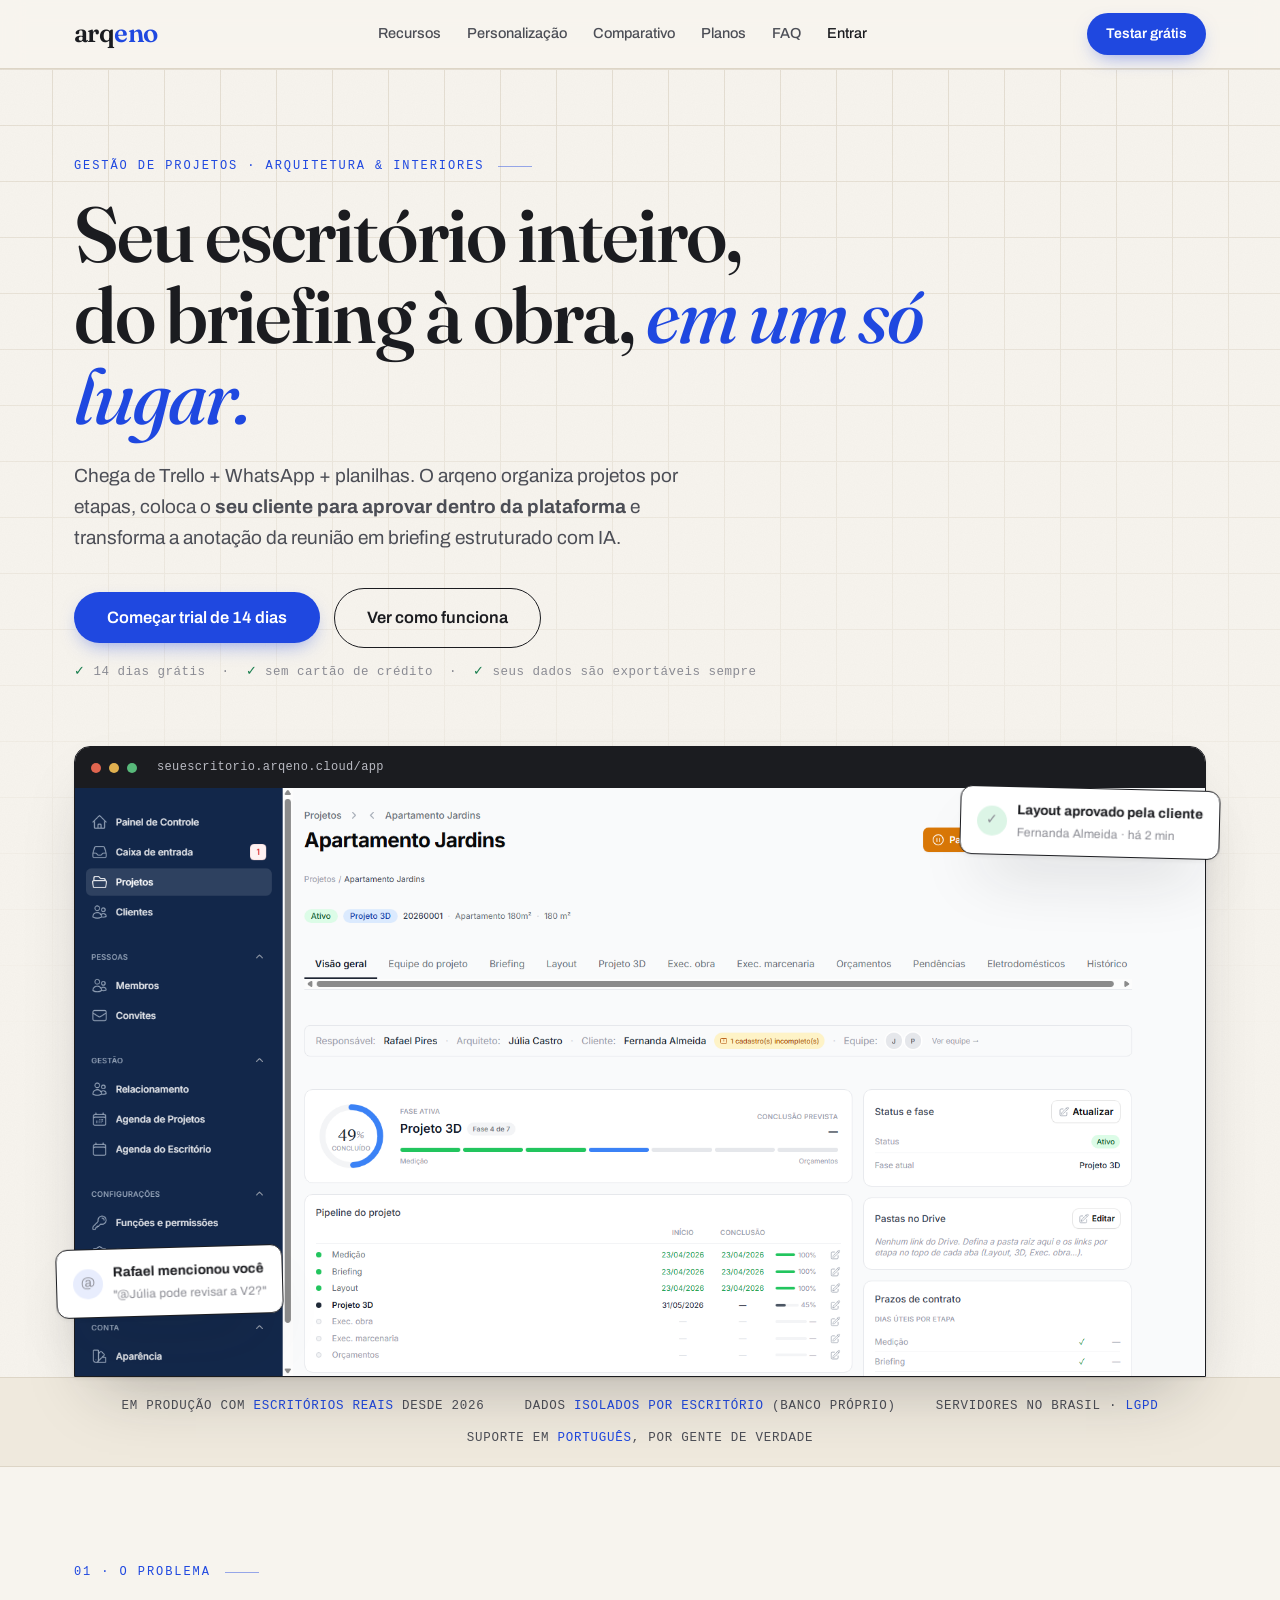
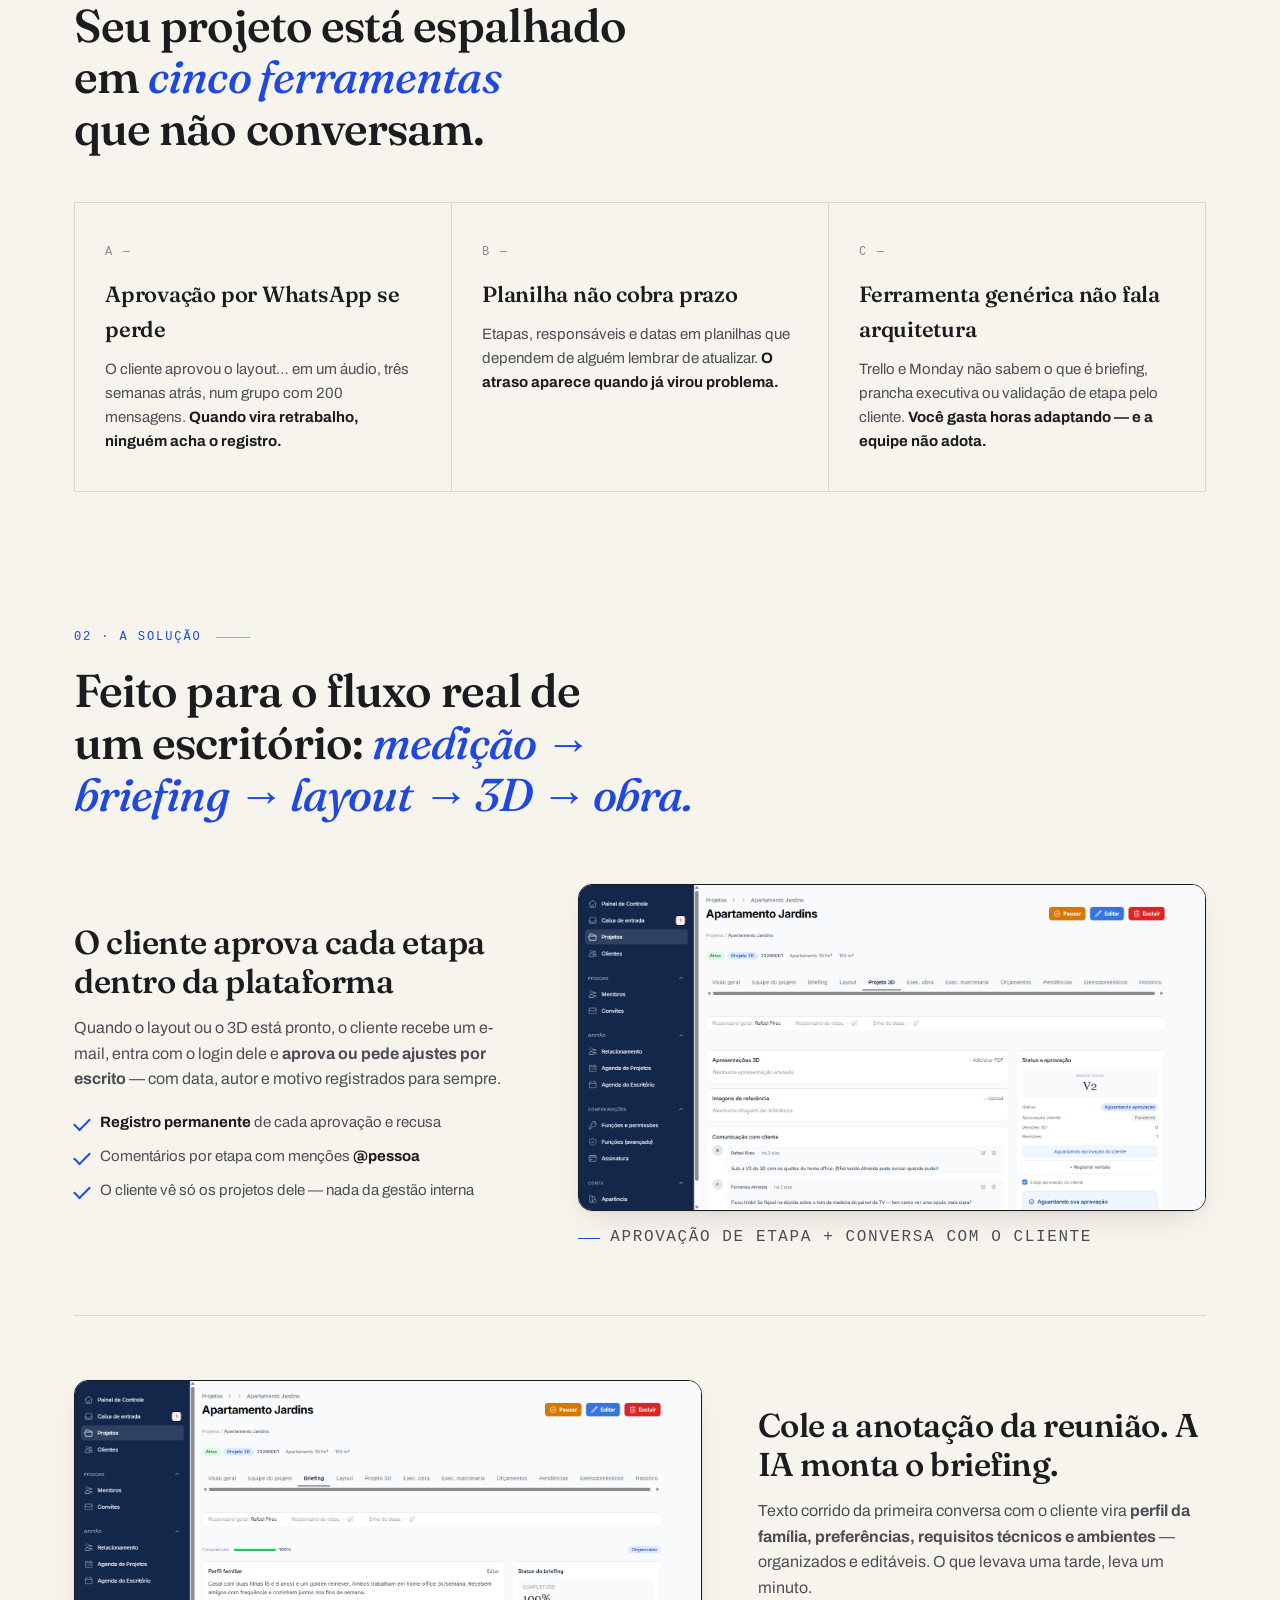
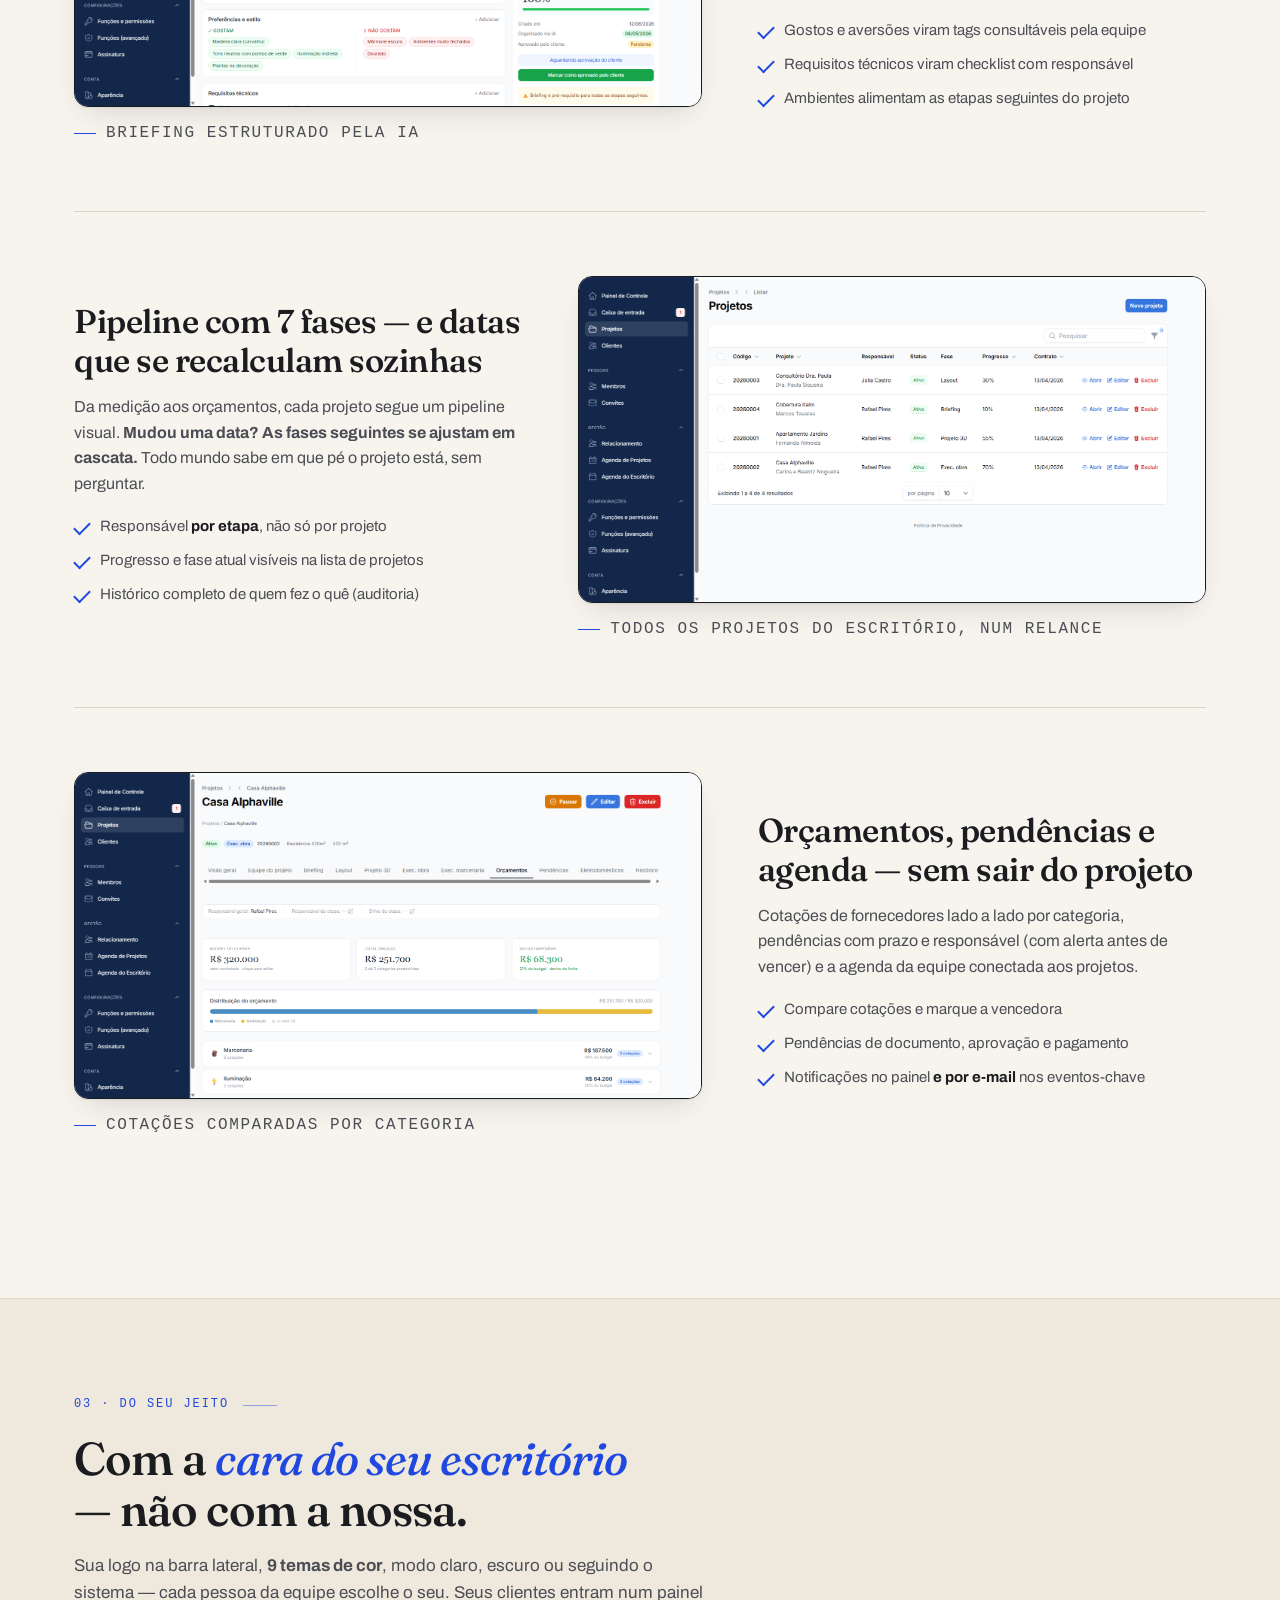
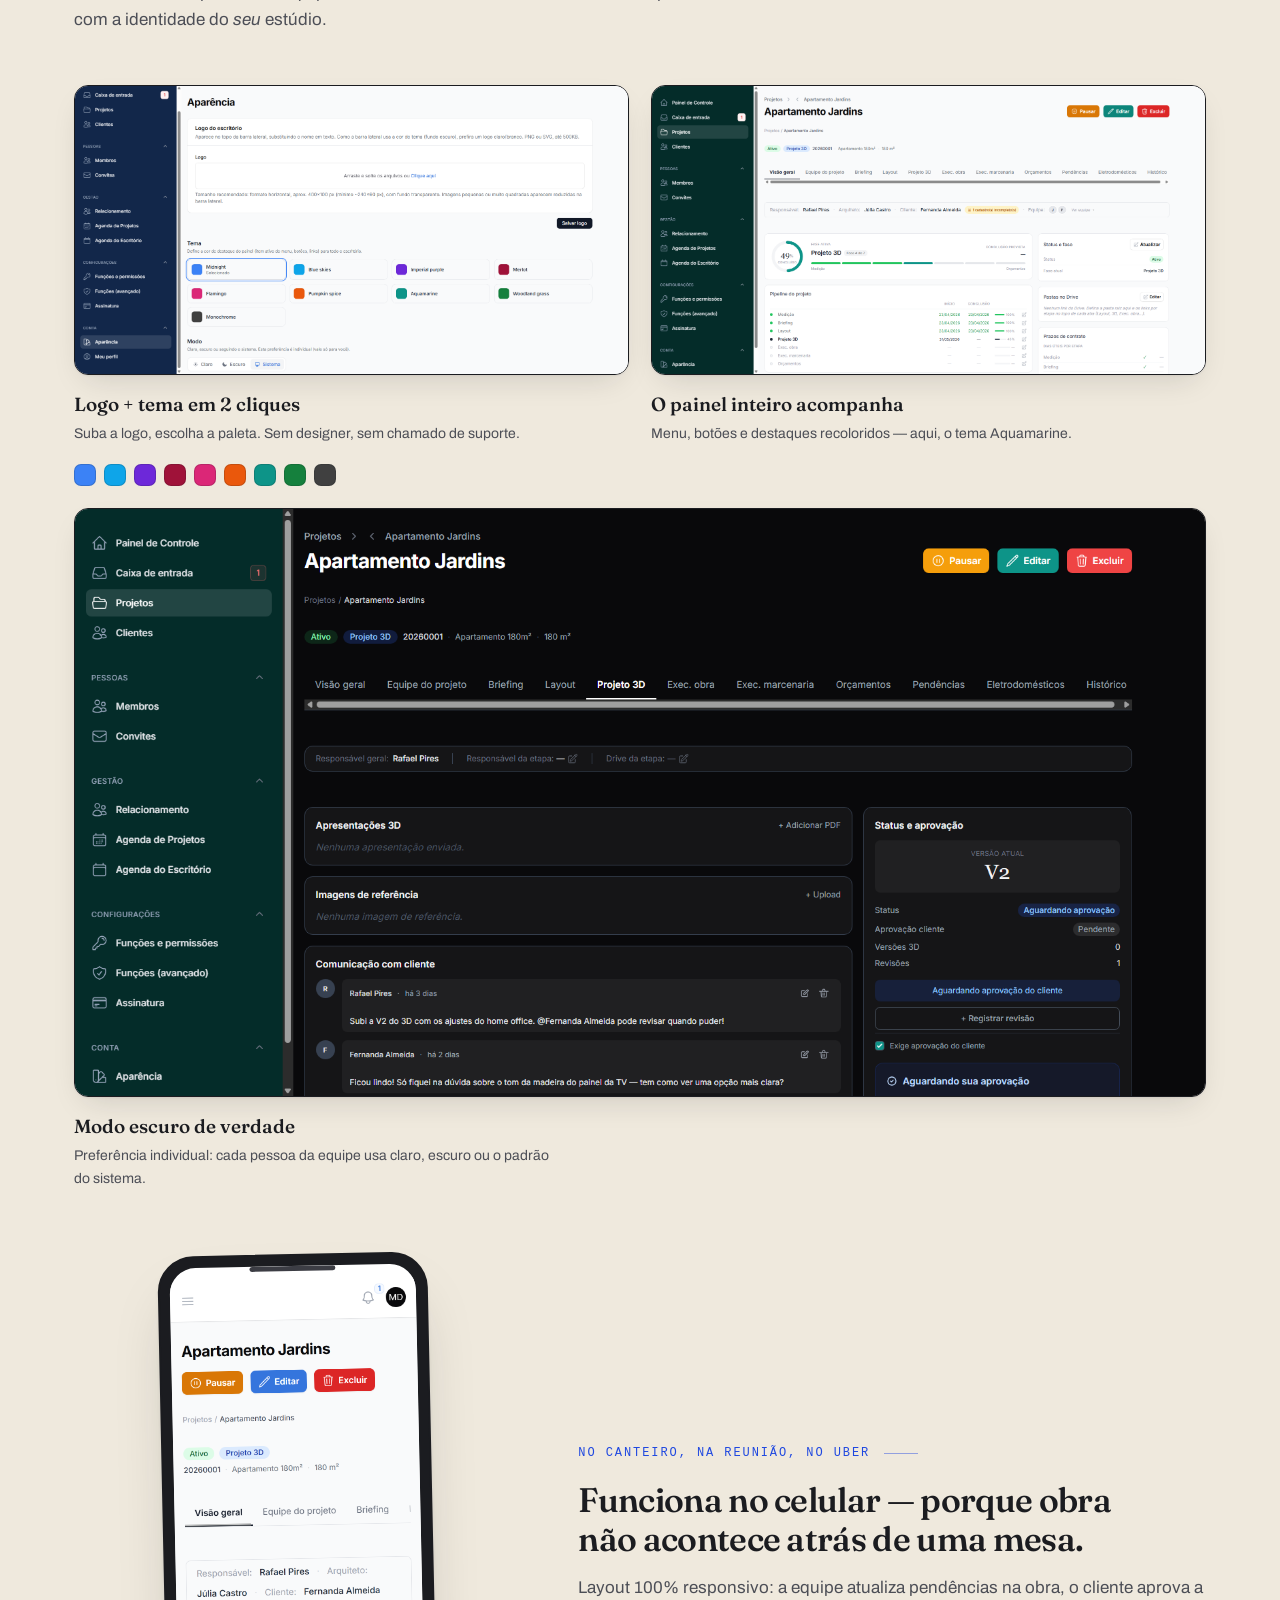
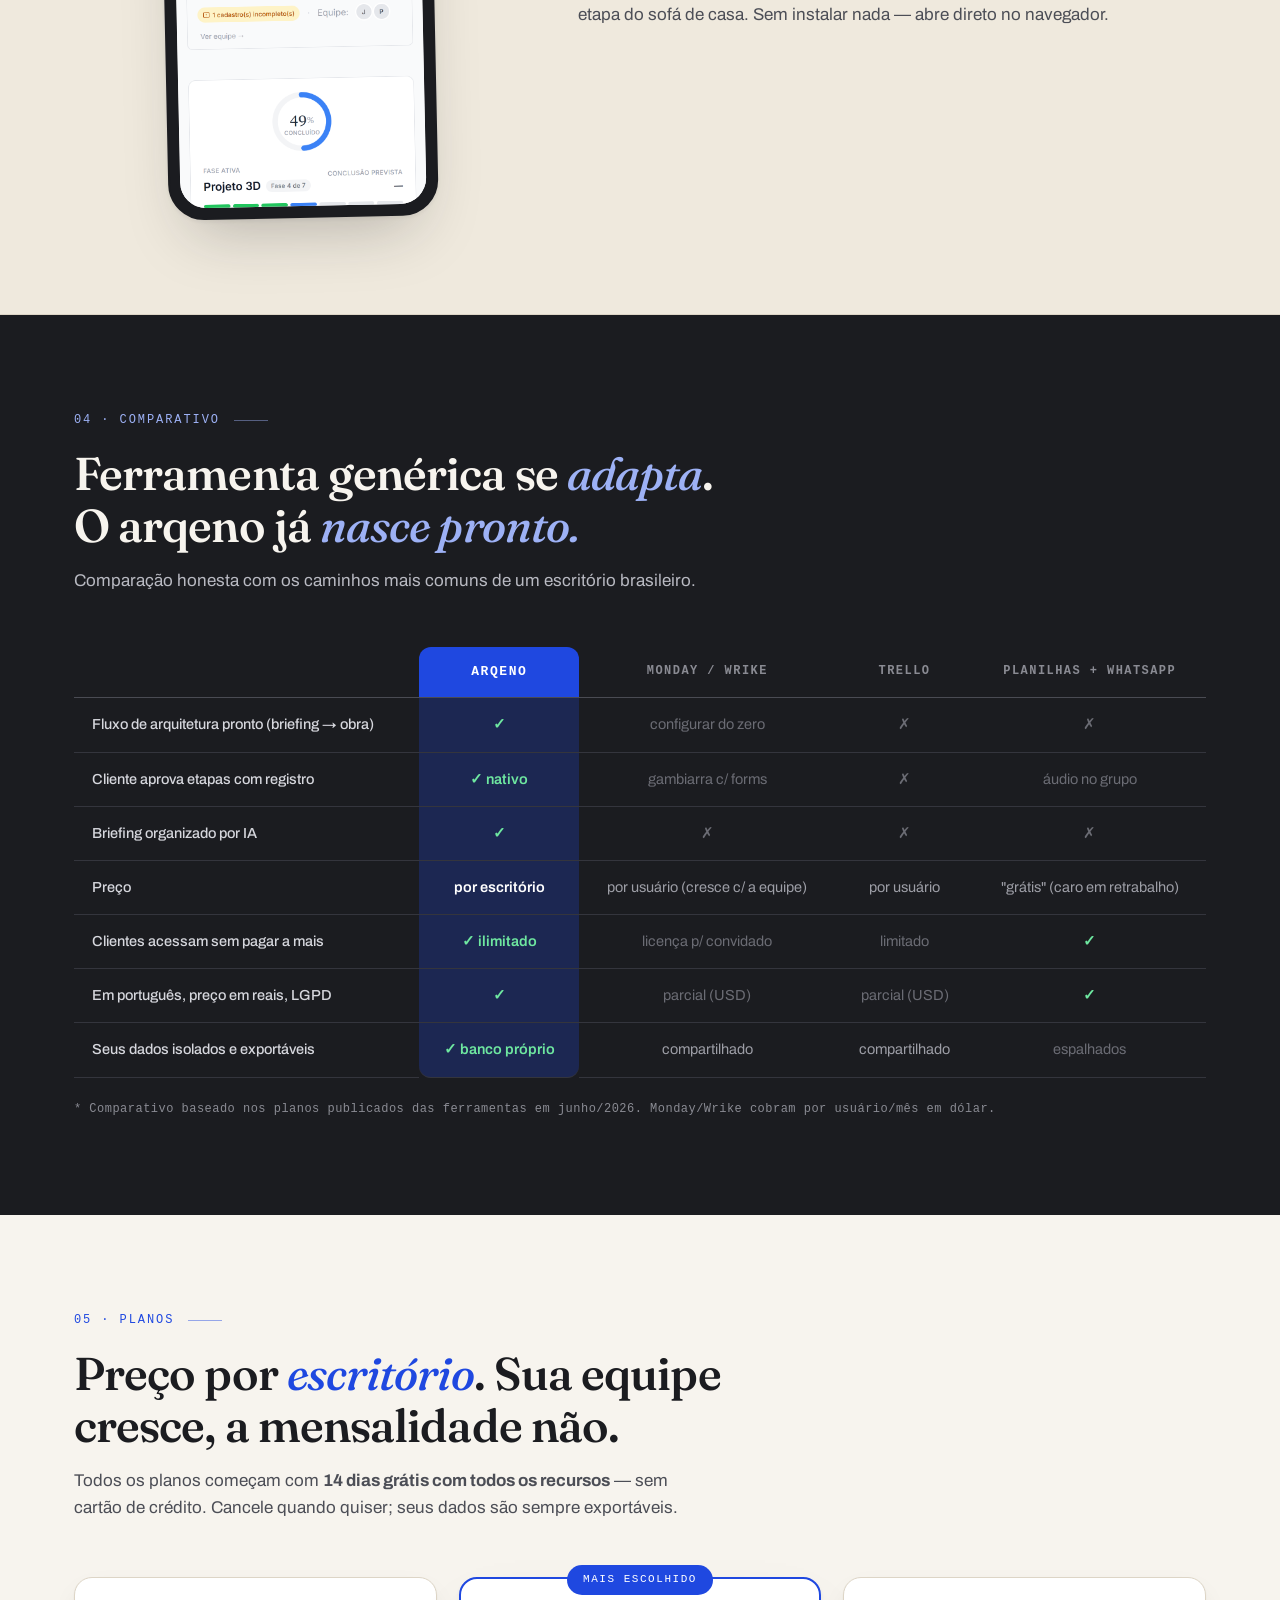
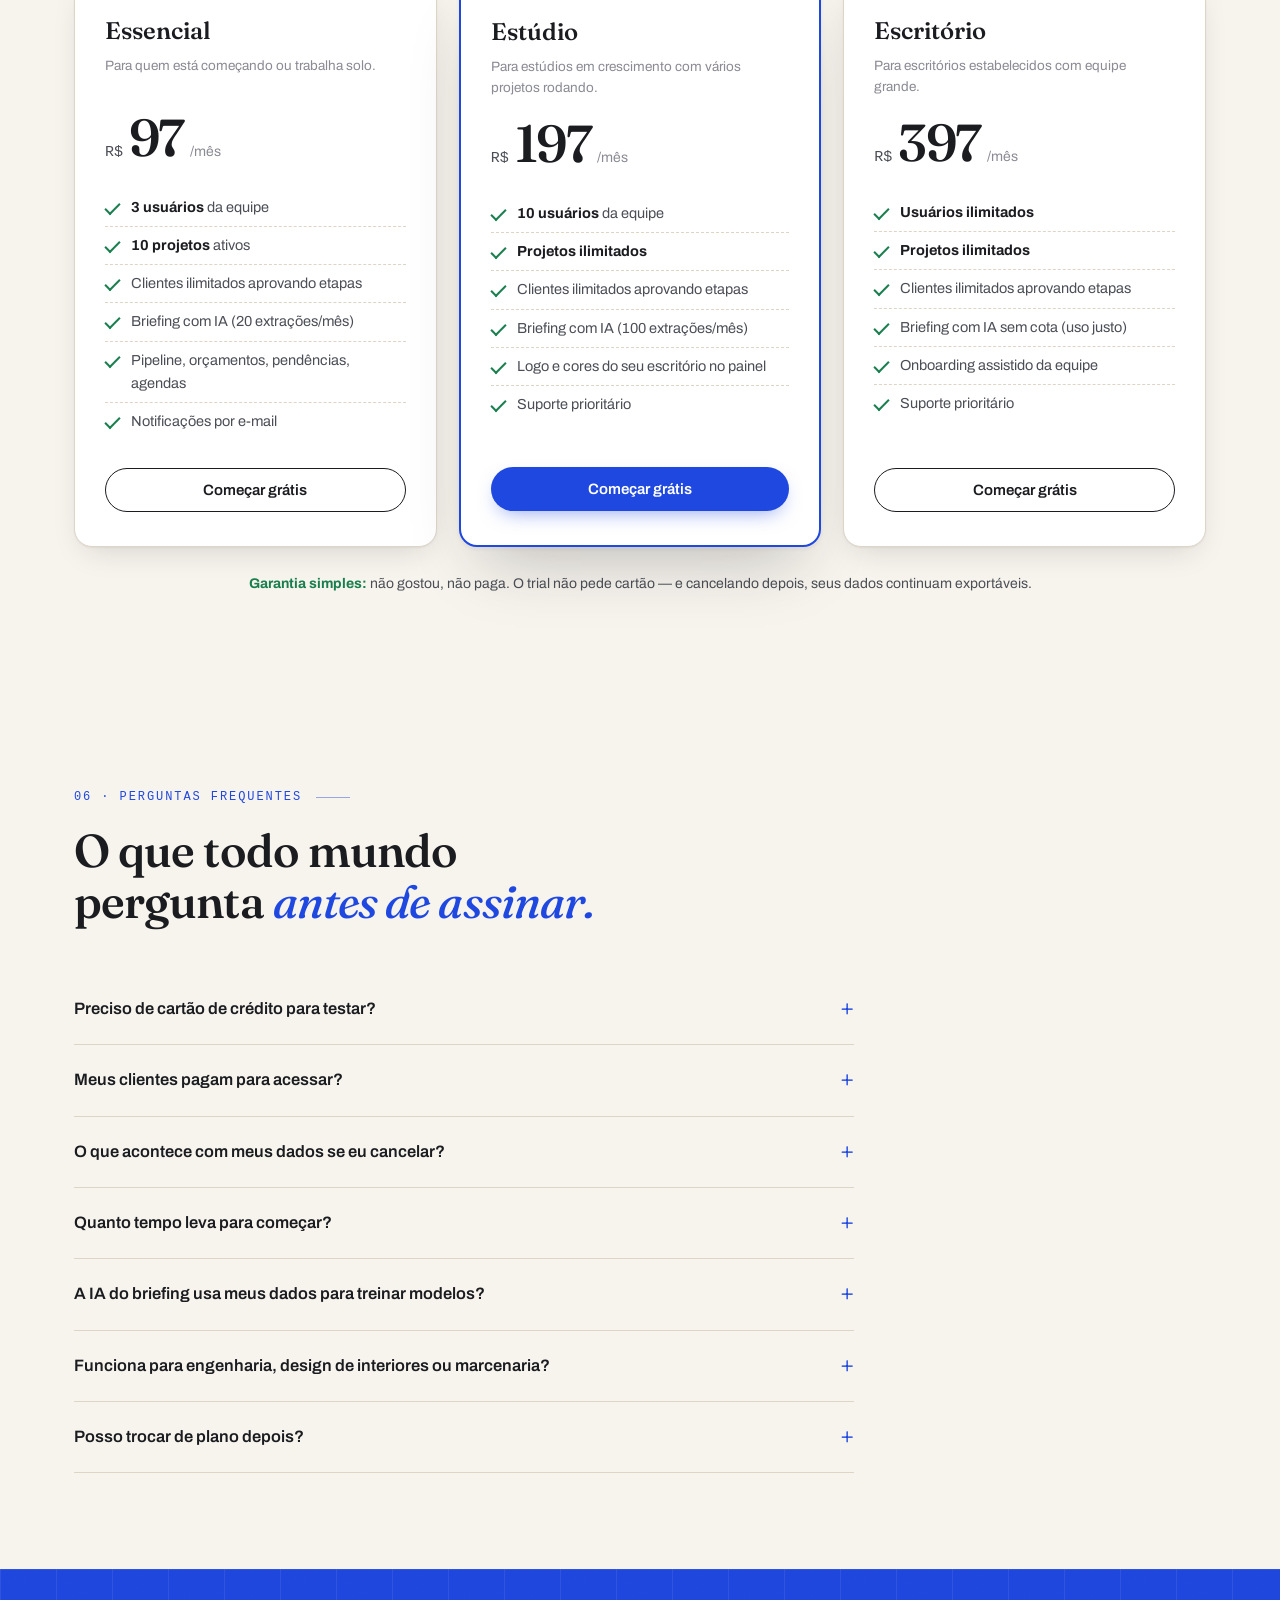
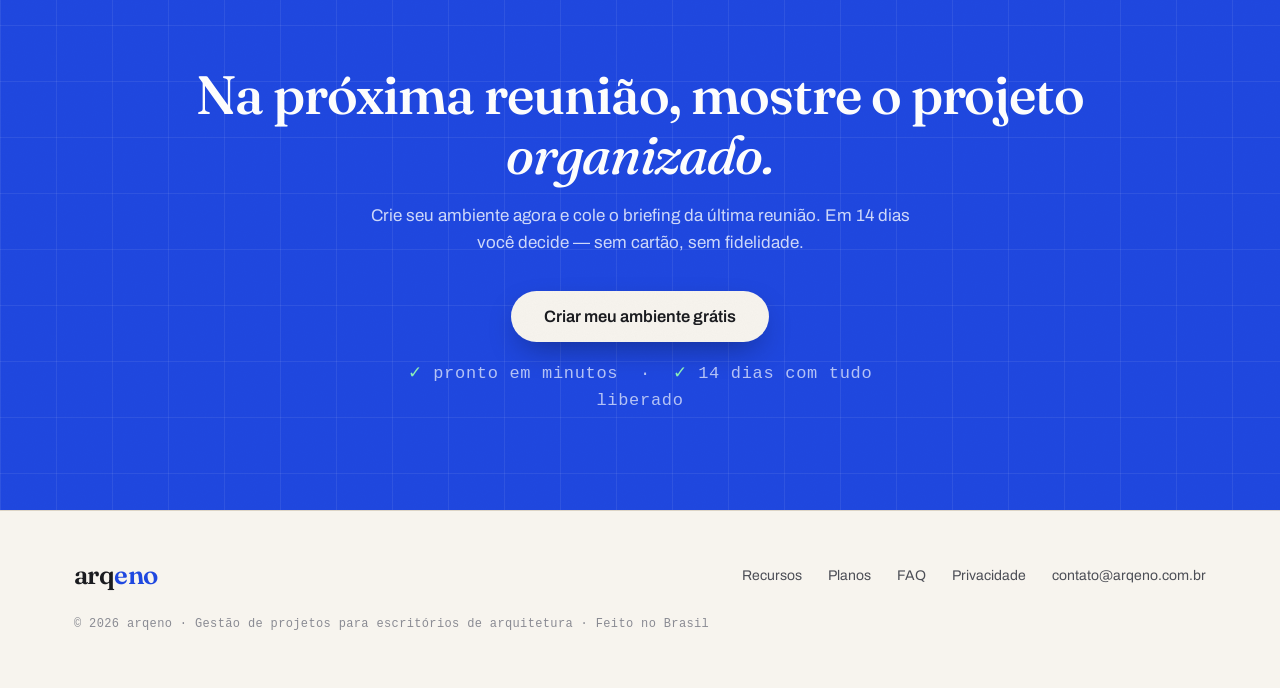
<file: index.html>
<!DOCTYPE html>
<html lang="pt-BR">
<head>
    <meta charset="UTF-8">
    <meta name="viewport" content="width=device-width, initial-scale=1.0">

    <!-- Google tag (gtag.js) -->
    <script async src="https://www.googletagmanager.com/gtag/js?id=G-HGKSGTRC3L"></script>
    <script>
      window.dataLayer = window.dataLayer || [];
      function gtag(){dataLayer.push(arguments);}
      gtag('js', new Date());

      gtag('config', 'G-HGKSGTRC3L');
    </script>

    <title>arqeno — Gestão de projetos para escritórios de arquitetura | Trial grátis 14 dias</title>
    <meta name="description" content="Projetos, etapas, aprovações de clientes e briefing com IA em um só lugar. Feito para escritórios de arquitetura brasileiros. Preço por escritório (não por usuário). Teste grátis por 14 dias, sem cartão.">
    <link rel="canonical" href="https://arqeno.com.br/">
    <meta name="robots" content="index, follow">

    <meta property="og:type" content="website">
    <meta property="og:locale" content="pt_BR">
    <meta property="og:url" content="https://arqeno.com.br/">
    <meta property="og:site_name" content="arqeno">
    <meta property="og:title" content="arqeno — Gestão de projetos para escritórios de arquitetura">
    <meta property="og:description" content="Projetos, aprovações de clientes e briefing com IA em um só lugar. Preço por escritório. Trial grátis de 14 dias, sem cartão.">
    <meta property="og:image" content="https://arqeno.com.br/assets/screenshots/02-visao-geral.png">
    <meta name="twitter:card" content="summary_large_image">
    <meta name="twitter:title" content="arqeno — Gestão de projetos para escritórios de arquitetura">
    <meta name="twitter:description" content="Projetos, aprovações de clientes e briefing com IA em um só lugar. Trial grátis de 14 dias.">
    <meta name="twitter:image" content="https://arqeno.com.br/assets/screenshots/02-visao-geral.png">

    <link rel="icon" type="image/svg+xml" href="/favicon.svg">

    <link rel="preconnect" href="https://fonts.bunny.net">
    <link href="https://fonts.bunny.net/css?family=fraunces:480,560,480i|archivo:400,500,600,700|ibm-plex-mono:400,500&display=swap" rel="stylesheet">
    <link rel="stylesheet" href="/styles.css">

    <script type="application/ld+json">
    {
        "@context": "https://schema.org",
        "@type": "SoftwareApplication",
        "name": "arqeno",
        "applicationCategory": "BusinessApplication",
        "operatingSystem": "Web",
        "inLanguage": "pt-BR",
        "description": "Plataforma de gestão de projetos para escritórios de arquitetura: etapas, aprovações de clientes, briefing com IA, orçamentos e agenda.",
        "url": "https://arqeno.com.br",
        "offers": [
            { "@type": "Offer", "name": "Essencial", "price": "97.00", "priceCurrency": "BRL", "description": "Plano mensal para escritórios começando — até 3 usuários." },
            { "@type": "Offer", "name": "Estúdio", "price": "197.00", "priceCurrency": "BRL", "description": "Plano mensal para estúdios em crescimento — até 10 usuários, projetos ilimitados." },
            { "@type": "Offer", "name": "Escritório", "price": "397.00", "priceCurrency": "BRL", "description": "Plano mensal para escritórios estabelecidos — usuários ilimitados." }
        ]
    }
    </script>
    <script type="application/ld+json">
    {
        "@context": "https://schema.org",
        "@type": "FAQPage",
        "mainEntity": [
            { "@type": "Question", "name": "Preciso de cartão de crédito para testar?", "acceptedAnswer": { "@type": "Answer", "text": "Não. O trial de 14 dias é completo e sem cartão. Você só paga se decidir continuar." } },
            { "@type": "Question", "name": "Meus clientes precisam pagar para aprovar etapas?", "acceptedAnswer": { "@type": "Answer", "text": "Não. Clientes do escritório acessam gratuitamente os projetos deles para acompanhar e aprovar etapas — sem custo por cliente." } },
            { "@type": "Question", "name": "O que acontece com meus dados se eu cancelar?", "acceptedAnswer": { "@type": "Answer", "text": "Nada é apagado. O acesso é suspenso, e você pode exportar todos os seus dados a qualquer momento. Você nunca fica refém." } },
            { "@type": "Question", "name": "O preço é por usuário?", "acceptedAnswer": { "@type": "Answer", "text": "Não — é por escritório. Diferente de ferramentas como Monday ou Wrike, sua mensalidade não cresce a cada pessoa que entra na equipe." } }
        ]
    }
    </script>
</head>
<body>

<header class="topbar">
    <div class="topbar-in">
        <a class="logo" href="/">arq<b>eno</b></a>
        <nav class="nav">
            <a href="#recursos">Recursos</a>
            <a href="#personalizacao">Personalização</a>
            <a href="#comparativo">Comparativo</a>
            <a href="#planos">Planos</a>
            <a href="#faq">FAQ</a>
            <a class="nav-login" href="#" id="nav-login" rel="nofollow">Entrar</a>
        </nav>
        <a class="btn btn-primary btn-sm" href="#planos" data-open-signup data-plan="estudio">Testar grátis</a>
    </div>
</header>

<!-- HERO -->
<section class="hero">
    <div class="wrap">
        <div class="hero-head">
            <p class="annot left">Gestão de projetos · Arquitetura &amp; interiores</p>
            <h1>Seu escritório inteiro,<br>do briefing à obra, <em>em um só lugar.</em></h1>
            <p class="hero-sub">
                Chega de Trello + WhatsApp + planilhas. O arqeno organiza projetos por etapas,
                coloca o <strong>seu cliente para aprovar dentro da plataforma</strong> e transforma a
                anotação da reunião em briefing estruturado com IA.
            </p>
            <div class="hero-ctas">
                <button class="btn btn-primary btn-lg" data-open-signup data-plan="estudio">Começar trial de 14 dias</button>
                <a class="btn btn-ghost btn-lg" href="#recursos">Ver como funciona</a>
            </div>
            <p class="hero-note"><b>✓</b> 14 dias grátis &nbsp;·&nbsp; <b>✓</b> sem cartão de crédito &nbsp;·&nbsp; <b>✓</b> seus dados são exportáveis sempre</p>
        </div>

        <div class="hero-stage">
            <div class="float-card float-approve">
                <span class="dot">✓</span>
                <div><strong>Layout aprovado pela cliente</strong><span>Fernanda Almeida · há 2 min</span></div>
            </div>
            <div class="float-card float-mention">
                <span class="dot">@</span>
                <div><strong>Rafael mencionou você</strong><span>"@Júlia pode revisar a V2?"</span></div>
            </div>
            <figure class="browser reveal">
                <div class="browser-bar">
                    <i></i><i></i><i></i>
                    <span class="browser-url">seuescritorio.arqeno.cloud/app</span>
                </div>
                <img src="/assets/screenshots/02-visao-geral.png" alt="Painel do arqeno mostrando a visão geral de um projeto de arquitetura com pipeline de fases, progresso e status" width="1660" height="863" loading="eager">
            </figure>
        </div>
    </div>
</section>

<div class="proof">
    <div class="proof-in">
        <span>Em produção com <b>escritórios reais</b> desde 2026</span>
        <span>Dados <b>isolados por escritório</b> (banco próprio)</span>
        <span>Servidores no Brasil · <b>LGPD</b></span>
        <span>Suporte em <b>português</b>, por gente de verdade</span>
    </div>
</div>

<!-- DORES -->
<section class="pains">
    <div class="wrap">
        <p class="annot left">01 · O problema</p>
        <h2 class="sec-title">Seu projeto está espalhado em <em>cinco ferramentas</em> que não conversam.</h2>
        <div class="pain-grid">
            <div class="pain reveal">
                <span class="n">A —</span>
                <h3>Aprovação por WhatsApp se perde</h3>
                <p>O cliente aprovou o layout… em um áudio, três semanas atrás, num grupo com 200 mensagens. <strong>Quando vira retrabalho, ninguém acha o registro.</strong></p>
            </div>
            <div class="pain reveal">
                <span class="n">B —</span>
                <h3>Planilha não cobra prazo</h3>
                <p>Etapas, responsáveis e datas em planilhas que dependem de alguém lembrar de atualizar. <strong>O atraso aparece quando já virou problema.</strong></p>
            </div>
            <div class="pain reveal">
                <span class="n">C —</span>
                <h3>Ferramenta genérica não fala arquitetura</h3>
                <p>Trello e Monday não sabem o que é briefing, prancha executiva ou validação de etapa pelo cliente. <strong>Você gasta horas adaptando — e a equipe não adota.</strong></p>
            </div>
        </div>
    </div>
</section>

<!-- FEATURES -->
<section id="recursos">
    <div class="wrap">
        <p class="annot left">02 · A solução</p>
        <h2 class="sec-title">Feito para o fluxo real de um escritório: <em>medição → briefing → layout → 3D → obra.</em></h2>

        <div class="feature">
            <div class="feature-copy reveal">
                <h3>O cliente aprova cada etapa dentro da plataforma</h3>
                <p>Quando o layout ou o 3D está pronto, o cliente recebe um e-mail, entra com o login dele e <strong>aprova ou pede ajustes por escrito</strong> — com data, autor e motivo registrados para sempre.</p>
                <ul>
                    <li><strong>Registro permanente</strong> de cada aprovação e recusa</li>
                    <li>Comentários por etapa com menções <strong>@pessoa</strong></li>
                    <li>O cliente vê só os projetos dele — nada da gestão interna</li>
                </ul>
            </div>
            <div class="feature-shot reveal">
                <div class="shot"><img src="/assets/screenshots/04-aprovacao-3d.png" alt="Tela de aprovação do Projeto 3D no arqeno com status aguardando aprovação do cliente e conversa entre arquiteto e cliente" loading="lazy"></div>
                <p class="shot-cap">Aprovação de etapa + conversa com o cliente</p>
            </div>
        </div>

        <div class="feature flip">
            <div class="feature-copy reveal">
                <h3>Cole a anotação da reunião. A IA monta o briefing.</h3>
                <p>Texto corrido da primeira conversa com o cliente vira <strong>perfil da família, preferências, requisitos técnicos e ambientes</strong> — organizados e editáveis. O que levava uma tarde, leva um minuto.</p>
                <ul>
                    <li>Gostos e aversões viram tags consultáveis pela equipe</li>
                    <li>Requisitos técnicos viram checklist com responsável</li>
                    <li>Ambientes alimentam as etapas seguintes do projeto</li>
                </ul>
            </div>
            <div class="feature-shot reveal">
                <div class="shot"><img src="/assets/screenshots/03-briefing.png" alt="Briefing organizado por IA no arqeno com perfil familiar, preferências de estilo e requisitos técnicos" loading="lazy"></div>
                <p class="shot-cap">Briefing estruturado pela IA</p>
            </div>
        </div>

        <div class="feature">
            <div class="feature-copy reveal">
                <h3>Pipeline com 7 fases — e datas que se recalculam sozinhas</h3>
                <p>Da medição aos orçamentos, cada projeto segue um pipeline visual. <strong>Mudou uma data? As fases seguintes se ajustam em cascata.</strong> Todo mundo sabe em que pé o projeto está, sem perguntar.</p>
                <ul>
                    <li>Responsável <strong>por etapa</strong>, não só por projeto</li>
                    <li>Progresso e fase atual visíveis na lista de projetos</li>
                    <li>Histórico completo de quem fez o quê (auditoria)</li>
                </ul>
            </div>
            <div class="feature-shot reveal">
                <div class="shot"><img src="/assets/screenshots/01-projetos.png" alt="Lista de projetos do escritório no arqeno com status, fase atual e progresso de cada um" loading="lazy"></div>
                <p class="shot-cap">Todos os projetos do escritório, num relance</p>
            </div>
        </div>

        <div class="feature flip">
            <div class="feature-copy reveal">
                <h3>Orçamentos, pendências e agenda — sem sair do projeto</h3>
                <p>Cotações de fornecedores lado a lado por categoria, pendências com prazo e responsável (com alerta antes de vencer) e a agenda da equipe conectada aos projetos.</p>
                <ul>
                    <li>Compare cotações e marque a vencedora</li>
                    <li>Pendências de documento, aprovação e pagamento</li>
                    <li>Notificações no painel <strong>e por e-mail</strong> nos eventos-chave</li>
                </ul>
            </div>
            <div class="feature-shot reveal">
                <div class="shot"><img src="/assets/screenshots/05-orcamentos.png" alt="Tela de orçamentos do arqeno com cotações de marcenaria e iluminação comparadas por fornecedor" loading="lazy"></div>
                <p class="shot-cap">Cotações comparadas por categoria</p>
            </div>
        </div>
    </div>
</section>

<!-- PERSONALIZAÇÃO -->
<section class="custom" id="personalizacao">
    <div class="wrap">
        <p class="annot left">03 · Do seu jeito</p>
        <h2 class="sec-title">Com a <em>cara do seu escritório</em> — não com a nossa.</h2>
        <p class="sec-sub">Sua logo na barra lateral, <strong>9 temas de cor</strong>, modo claro, escuro ou seguindo o sistema — cada pessoa da equipe escolhe o seu. Seus clientes entram num painel com a identidade do <em>seu</em> estúdio.</p>

        <div class="custom-gallery">
            <div class="custom-card reveal">
                <div class="shot"><img src="/assets/screenshots/08-aparencia.png" alt="Tela de Aparência do arqeno com upload de logo do escritório e 9 temas de cores" loading="lazy"></div>
                <h4>Logo + tema em 2 cliques</h4>
                <p>Suba a logo, escolha a paleta. Sem designer, sem chamado de suporte.</p>
                <div class="swatches" aria-hidden="true">
                    <i style="background:#3b82f6"></i><i style="background:#0ea5e9"></i><i style="background:#6d28d9"></i><i style="background:#9f1239"></i><i style="background:#db2777"></i><i style="background:#ea580c"></i><i style="background:#0d9488"></i><i style="background:#15803d"></i><i style="background:#404040"></i>
                </div>
            </div>
            <div class="custom-card reveal">
                <div class="shot"><img src="/assets/screenshots/09-tema-aquamarine.png" alt="Painel do arqeno com tema verde aquamarine aplicado na barra lateral e botões" loading="lazy"></div>
                <h4>O painel inteiro acompanha</h4>
                <p>Menu, botões e destaques recoloridos — aqui, o tema Aquamarine.</p>
            </div>
            <div class="custom-card tall reveal">
                <div class="shot"><img src="/assets/screenshots/10-dark-mode.png" alt="Painel do arqeno em modo escuro mostrando a etapa Projeto 3D com aprovação do cliente" loading="lazy"></div>
                <h4>Modo escuro de verdade</h4>
                <p>Preferência individual: cada pessoa da equipe usa claro, escuro ou o padrão do sistema.</p>
            </div>
        </div>

        <div class="custom-bottom">
            <div class="reveal">
                <div class="phone">
                    <div class="phone-screen">
                        <div class="phone-notch"></div>
                        <img src="/assets/screenshots/11-mobile-projeto.png" alt="arqeno aberto no celular mostrando a visão geral de um projeto com progresso de 49%" loading="lazy">
                    </div>
                </div>
            </div>
            <div class="reveal">
                <p class="annot left">No canteiro, na reunião, no Uber</p>
                <h3 class="sec-title" style="font-size:clamp(24px,3vw,34px)">Funciona no celular — porque obra não acontece atrás de uma mesa.</h3>
                <p class="sec-sub">Layout 100% responsivo: a equipe atualiza pendências na obra, o cliente aprova a etapa do sofá de casa. Sem instalar nada — abre direto no navegador.</p>
            </div>
        </div>
    </div>
</section>

<!-- COMPARATIVO -->
<section class="compare" id="comparativo">
    <div class="wrap">
        <p class="annot left">04 · Comparativo</p>
        <h2 class="sec-title">Ferramenta genérica se <em>adapta</em>. O arqeno já <em>nasce pronto.</em></h2>
        <p class="sec-sub">Comparação honesta com os caminhos mais comuns de um escritório brasileiro.</p>

        <div class="compare-wrap">
            <table class="compare-table">
                <thead>
                    <tr>
                        <th></th>
                        <th class="is-arqeno">arqeno</th>
                        <th>Monday / Wrike</th>
                        <th>Trello</th>
                        <th>Planilhas + WhatsApp</th>
                    </tr>
                </thead>
                <tbody>
                    <tr>
                        <td>Fluxo de arquitetura pronto (briefing → obra)</td>
                        <td class="is-arqeno yes">✓</td>
                        <td class="no">configurar do zero</td>
                        <td class="no">✗</td>
                        <td class="no">✗</td>
                    </tr>
                    <tr>
                        <td>Cliente aprova etapas com registro</td>
                        <td class="is-arqeno yes">✓ nativo</td>
                        <td class="no">gambiarra c/ forms</td>
                        <td class="no">✗</td>
                        <td class="no">áudio no grupo</td>
                    </tr>
                    <tr>
                        <td>Briefing organizado por IA</td>
                        <td class="is-arqeno yes">✓</td>
                        <td class="no">✗</td>
                        <td class="no">✗</td>
                        <td class="no">✗</td>
                    </tr>
                    <tr>
                        <td>Preço</td>
                        <td class="is-arqeno">por escritório</td>
                        <td>por usuário (cresce c/ a equipe)</td>
                        <td>por usuário</td>
                        <td>"grátis" (caro em retrabalho)</td>
                    </tr>
                    <tr>
                        <td>Clientes acessam sem pagar a mais</td>
                        <td class="is-arqeno yes">✓ ilimitado</td>
                        <td class="no">licença p/ convidado</td>
                        <td class="no">limitado</td>
                        <td class="yes">✓</td>
                    </tr>
                    <tr>
                        <td>Em português, preço em reais, LGPD</td>
                        <td class="is-arqeno yes">✓</td>
                        <td class="no">parcial (USD)</td>
                        <td class="no">parcial (USD)</td>
                        <td class="yes">✓</td>
                    </tr>
                    <tr>
                        <td>Seus dados isolados e exportáveis</td>
                        <td class="is-arqeno yes">✓ banco próprio</td>
                        <td>compartilhado</td>
                        <td>compartilhado</td>
                        <td class="no">espalhados</td>
                    </tr>
                </tbody>
            </table>
        </div>
        <p class="compare-foot">* Comparativo baseado nos planos publicados das ferramentas em junho/2026. Monday/Wrike cobram por usuário/mês em dólar.</p>
    </div>
</section>

<!-- PLANOS -->
<section id="planos">
    <div class="wrap">
        <p class="annot left">05 · Planos</p>
        <h2 class="sec-title">Preço por <em>escritório</em>. Sua equipe cresce, a mensalidade não.</h2>
        <p class="sec-sub">Todos os planos começam com <strong>14 dias grátis com todos os recursos</strong> — sem cartão de crédito. Cancele quando quiser; seus dados são sempre exportáveis.</p>

        <div class="plans-grid">
            <div class="plan reveal">
                <h3>Essencial</h3>
                <p class="plan-for">Para quem está começando ou trabalha solo.</p>
                <div class="plan-price"><span class="cur">R$</span><span class="val">97</span><span class="per">/mês</span></div>
                <ul>
                    <li><strong>3 usuários</strong> da equipe</li>
                    <li><strong>10 projetos</strong> ativos</li>
                    <li>Clientes ilimitados aprovando etapas</li>
                    <li>Briefing com IA (20 extrações/mês)</li>
                    <li>Pipeline, orçamentos, pendências, agendas</li>
                    <li>Notificações por e-mail</li>
                </ul>
                <button class="btn btn-ghost" data-open-signup data-plan="essencial">Começar grátis</button>
            </div>

            <div class="plan hot reveal">
                <span class="plan-badge">Mais escolhido</span>
                <h3>Estúdio</h3>
                <p class="plan-for">Para estúdios em crescimento com vários projetos rodando.</p>
                <div class="plan-price"><span class="cur">R$</span><span class="val">197</span><span class="per">/mês</span></div>
                <ul>
                    <li><strong>10 usuários</strong> da equipe</li>
                    <li><strong>Projetos ilimitados</strong></li>
                    <li>Clientes ilimitados aprovando etapas</li>
                    <li>Briefing com IA (100 extrações/mês)</li>
                    <li>Logo e cores do seu escritório no painel</li>
                    <li>Suporte prioritário</li>
                </ul>
                <button class="btn btn-primary" data-open-signup data-plan="estudio">Começar grátis</button>
            </div>

            <div class="plan reveal">
                <h3>Escritório</h3>
                <p class="plan-for">Para escritórios estabelecidos com equipe grande.</p>
                <div class="plan-price"><span class="cur">R$</span><span class="val">397</span><span class="per">/mês</span></div>
                <ul>
                    <li><strong>Usuários ilimitados</strong></li>
                    <li><strong>Projetos ilimitados</strong></li>
                    <li>Clientes ilimitados aprovando etapas</li>
                    <li>Briefing com IA sem cota (uso justo)</li>
                    <li>Onboarding assistido da equipe</li>
                    <li>Suporte prioritário</li>
                </ul>
                <button class="btn btn-ghost" data-open-signup data-plan="escritorio">Começar grátis</button>
            </div>
        </div>
        <p class="plans-note"><b>Garantia simples:</b> não gostou, não paga. O trial não pede cartão — e cancelando depois, seus dados continuam exportáveis.</p>
    </div>
</section>

<!-- FAQ -->
<section id="faq">
    <div class="wrap">
        <p class="annot left">06 · Perguntas frequentes</p>
        <h2 class="sec-title">O que todo mundo pergunta <em>antes de assinar.</em></h2>
        <div class="faq-list">
            <details>
                <summary>Preciso de cartão de crédito para testar?</summary>
                <p>Não. O trial de 14 dias é completo — todos os recursos — e não pede cartão. No fim do período, você ativa a assinatura via Mercado Pago (PIX, boleto ou cartão). Se não ativar, o acesso fica suspenso, mas <strong>nenhum dado é apagado</strong>.</p>
            </details>
            <details>
                <summary>Meus clientes pagam para acessar?</summary>
                <p>Não. Clientes do seu escritório entram de graça, veem apenas os projetos deles e aprovam (ou recusam, com motivo) as etapas que você enviar. Sem limite de clientes em nenhum plano.</p>
            </details>
            <details>
                <summary>O que acontece com meus dados se eu cancelar?</summary>
                <p>Seus dados ficam preservados e exportáveis. Cada escritório tem um banco de dados próprio e isolado — você nunca fica refém. É um princípio nosso: saída sempre disponível.</p>
            </details>
            <details>
                <summary>Quanto tempo leva para começar?</summary>
                <p>Minutos. Você cria a conta, confirma o e-mail e o seu ambiente (ex.: <code>seuescritorio.arqeno.cloud</code>) já está no ar. Crie o primeiro projeto, cole o briefing de uma reunião e convide a equipe.</p>
            </details>
            <details>
                <summary>A IA do briefing usa meus dados para treinar modelos?</summary>
                <p>Não. Os textos enviados para extração são processados pela Anthropic (Claude) sem retenção para treinamento, e nada do seu banco é compartilhado com terceiros fora da operação do serviço. Servidores no Brasil, em conformidade com a LGPD.</p>
            </details>
            <details>
                <summary>Funciona para engenharia, design de interiores ou marcenaria?</summary>
                <p>Sim. O fluxo (briefing → layout → 3D → executivo → obra → orçamentos) atende escritórios de arquitetura, interiores, engenharia e empresas com fluxo projeto-aprovação. Os papéis e permissões são personalizáveis por escritório.</p>
            </details>
            <details>
                <summary>Posso trocar de plano depois?</summary>
                <p>Pode, a qualquer momento — basta falar com a gente em contato@arqeno.com.br que ajustamos sem burocracia. Upgrade vale na hora; downgrade vale no ciclo seguinte.</p>
            </details>
        </div>
    </div>
</section>

<!-- CTA FINAL -->
<section class="cta-final">
    <div class="wrap">
        <h2>Na próxima reunião, mostre o projeto <em>organizado.</em></h2>
        <p>Crie seu ambiente agora e cole o briefing da última reunião. Em 14 dias você decide — sem cartão, sem fidelidade.</p>
        <button class="btn btn-lg btn-paper" data-open-signup data-plan="estudio">Criar meu ambiente grátis</button>
        <p class="hero-note"><b>✓</b> pronto em minutos &nbsp;·&nbsp; <b>✓</b> 14 dias com tudo liberado</p>
    </div>
</section>

<footer>
    <div class="wrap">
        <div class="foot-in">
            <a class="logo" href="/">arq<b>eno</b></a>
            <div class="foot-links">
                <a href="#recursos">Recursos</a>
                <a href="#planos">Planos</a>
                <a href="#faq">FAQ</a>
                <a href="/privacidade.html">Privacidade</a>
                <a href="mailto:contato@arqeno.com.br">contato@arqeno.com.br</a>
            </div>
        </div>
        <p class="foot-fine">© 2026 arqeno · Gestão de projetos para escritórios de arquitetura · Feito no Brasil</p>
    </div>
</footer>

<!-- MODAL SIGNUP -->
<div class="modal-overlay" id="signup-overlay" aria-hidden="true">
    <div class="modal" role="dialog" aria-modal="true" aria-labelledby="signup-title">
        <div id="signup-form-wrap">
            <div class="modal-head">
                <h3 id="signup-title">Criar meu ambiente</h3>
                <button class="modal-close" data-close-signup aria-label="Fechar">×</button>
            </div>
            <p class="modal-sub">14 dias grátis com todos os recursos. Sem cartão.</p>

            <form id="signup-form" novalidate>
                <div class="form-error" id="signup-error"></div>

                <div class="field">
                    <label for="f-office">Nome do escritório</label>
                    <input id="f-office" name="office_name" type="text" required maxlength="120" placeholder="Ex.: Atelier Vista Arquitetura" autocomplete="organization">
                </div>
                <div class="field">
                    <label for="f-name">Seu nome</label>
                    <input id="f-name" name="contact_name" type="text" required maxlength="120" placeholder="Ex.: Ana Souza" autocomplete="name">
                </div>
                <div class="field">
                    <label for="f-email">E-mail profissional</label>
                    <input id="f-email" name="email" type="email" required maxlength="255" placeholder="voce@seuescritorio.com.br" autocomplete="email">
                </div>
                <div class="field">
                    <label for="f-password">Senha (mín. 8 caracteres)</label>
                    <input id="f-password" name="password" type="password" required minlength="8" maxlength="72" autocomplete="new-password">
                </div>
                <div class="field">
                    <label for="f-subdomain">Endereço do seu ambiente</label>
                    <div class="subdomain-row">
                        <input id="f-subdomain" name="subdomain" type="text" required minlength="3" maxlength="40"
                               placeholder="seuescritorio" autocomplete="off" autocapitalize="off" spellcheck="false"
                               pattern="[a-z0-9][a-z0-9\-]{1,38}[a-z0-9]">
                        <span class="subdomain-suffix">.arqeno.cloud</span>
                    </div>
                    <p class="field-hint" id="subdomain-hint">Letras minúsculas, números e hífen.</p>
                </div>
                <div class="field">
                    <label for="f-plan">Plano (após o trial)</label>
                    <select id="f-plan" name="plan">
                        <option value="essencial">Essencial — R$ 97/mês</option>
                        <option value="estudio" selected>Estúdio — R$ 197/mês</option>
                        <option value="escritorio">Escritório — R$ 397/mês</option>
                    </select>
                    <p class="field-hint">Você pode trocar depois. O trial é igual para todos.</p>
                </div>

                <!-- honeypot anti-bot -->
                <div class="hp" aria-hidden="true">
                    <label>Website <input type="text" name="website" tabindex="-1" autocomplete="off"></label>
                </div>

                <button type="submit" class="btn btn-primary btn-lg" id="signup-submit">Criar ambiente grátis →</button>
                <p class="modal-fine">Ao continuar você concorda com a <a href="/privacidade.html">Política de Privacidade</a>.</p>
            </form>
        </div>

        <div class="modal-success" id="signup-success">
            <div class="check">✉️</div>
            <h4>Confirme seu e-mail</h4>
            <p>Enviamos um link de confirmação para<br><span class="mail" id="success-email"></span></p>
            <p>Clique no link para criarmos seu ambiente — leva menos de um minuto. Confira também a caixa de spam.</p>
        </div>
    </div>
</div>

<script src="/script.js" defer></script>
</body>
</html>
</file>
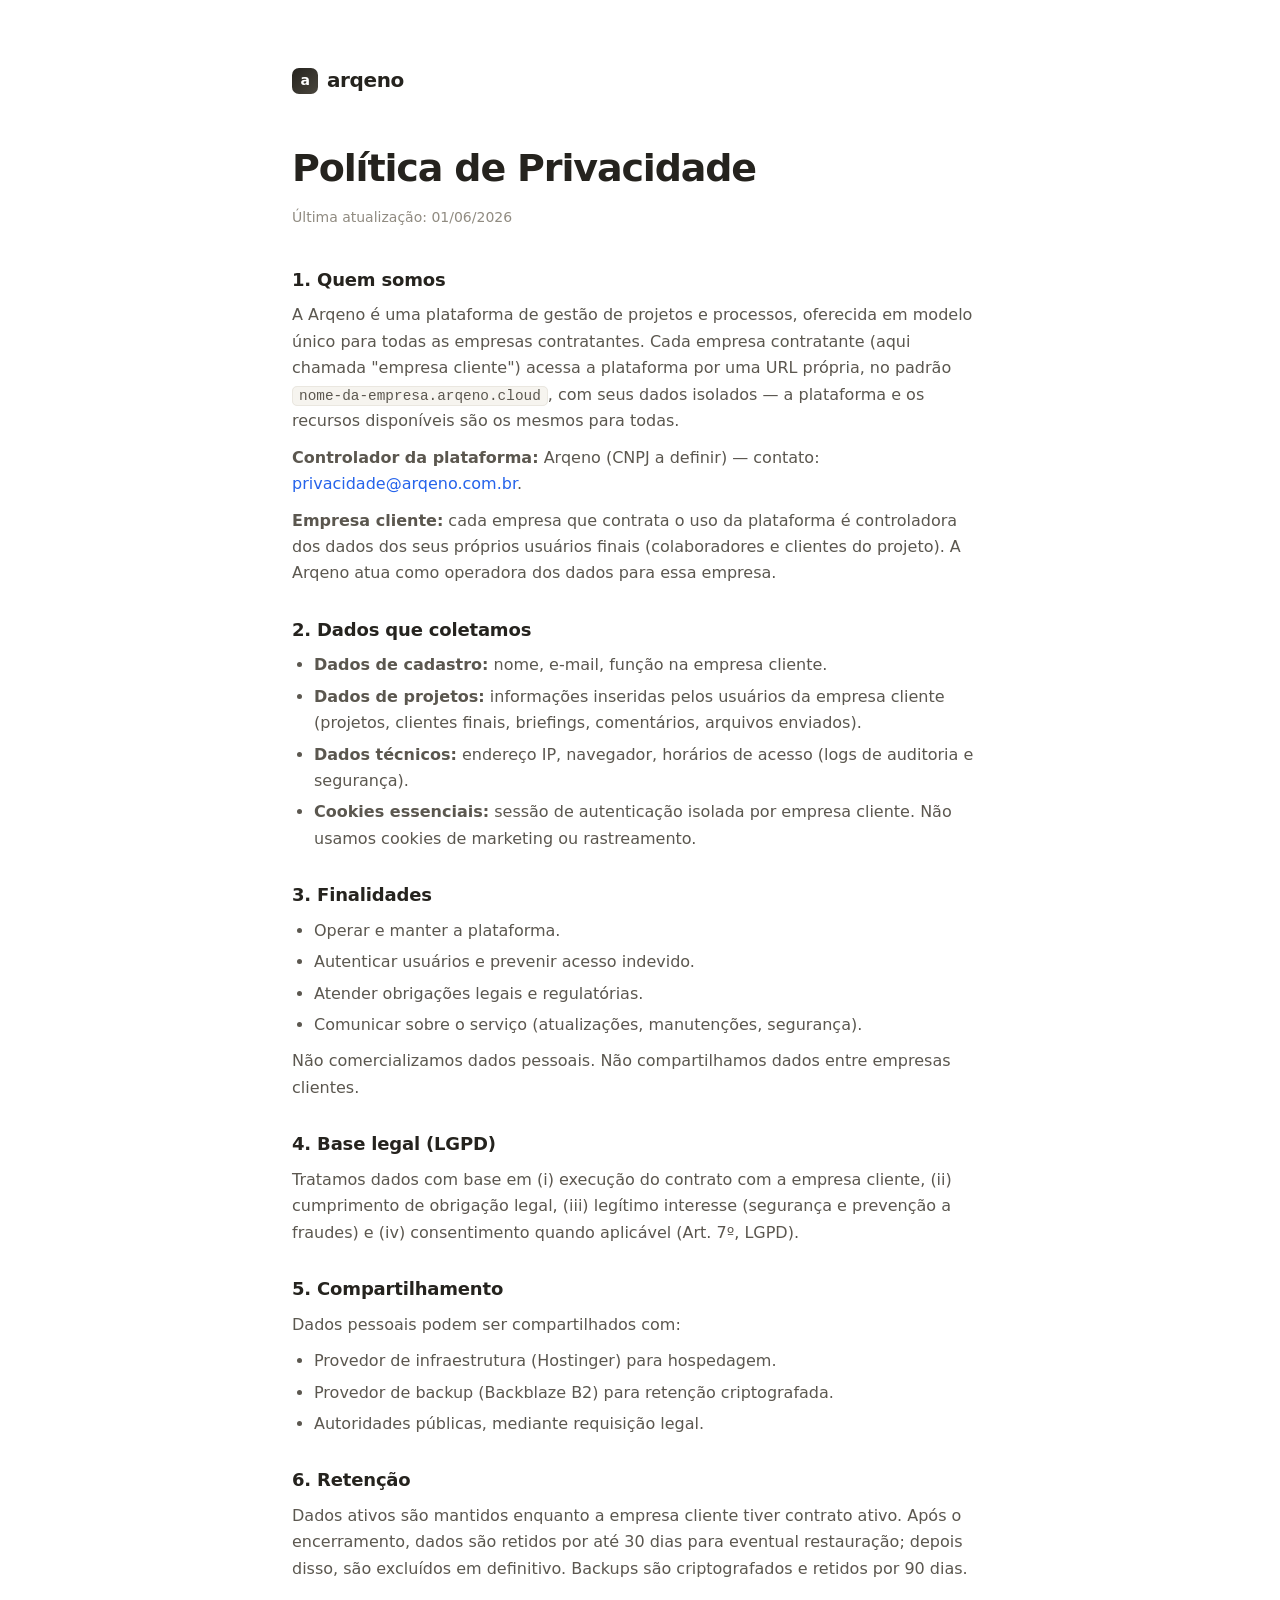
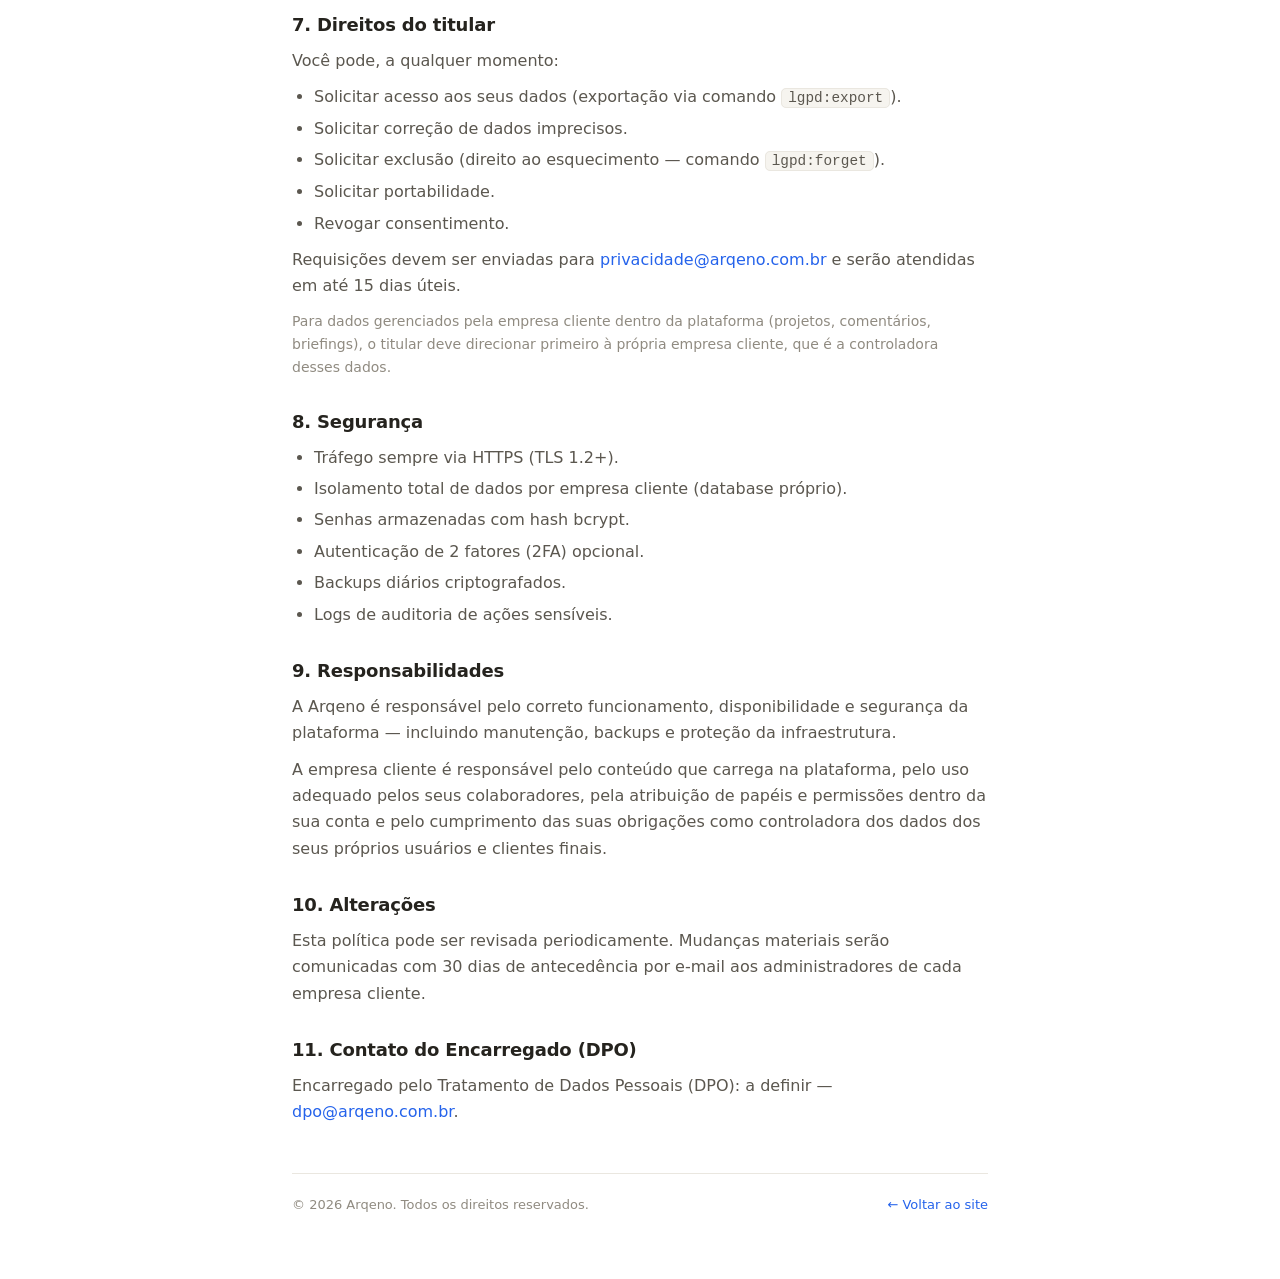
<file: privacidade.html>
<!DOCTYPE html>
<html lang="pt-BR">
<head>
    <meta charset="UTF-8">
    <meta name="viewport" content="width=device-width, initial-scale=1.0">

    <!-- Google tag (gtag.js) -->
    <script async src="https://www.googletagmanager.com/gtag/js?id=G-HGKSGTRC3L"></script>
    <script>
      window.dataLayer = window.dataLayer || [];
      function gtag(){dataLayer.push(arguments);}
      gtag('js', new Date());

      gtag('config', 'G-HGKSGTRC3L');
    </script>

    <title>Política de Privacidade — Arqeno</title>
    <meta name="robots" content="index,follow">
    <link rel="icon" href="favicon.svg">
    <link rel="preconnect" href="https://api.fontshare.com" crossorigin>
    <link href="https://api.fontshare.com/v2/css?f[]=general-sans@400,500,600,700&display=swap" rel="stylesheet">
    <style>
        :root{--bg:#fff;--ink:#25231E;--ink-2:#5B574F;--ink-3:#908B81;--border:#EAE7E0;--blue:#2563EB;--sans:'General Sans',-apple-system,system-ui,sans-serif}
        *,*::before,*::after{box-sizing:border-box;margin:0;padding:0}
        body{font-family:var(--sans);background:var(--bg);color:var(--ink-2);line-height:1.65;-webkit-font-smoothing:antialiased}
        a{color:var(--blue);text-decoration:none}a:hover{text-decoration:underline}
        .wrap{max-width:760px;margin:0 auto;padding:clamp(28px,6vw,64px) clamp(20px,5vw,32px)}
        .top{display:flex;align-items:center;gap:9px;font-weight:640;font-size:20px;letter-spacing:-.02em;color:var(--ink);margin-bottom:40px}
        .top .mk{width:26px;height:26px;border-radius:7px;background:linear-gradient(135deg,var(--ink),#4a463d);display:grid;place-items:center;color:#fff;font-size:14px;font-weight:700}
        h1{font-size:clamp(28px,5vw,38px);letter-spacing:-.03em;font-weight:600;color:var(--ink);margin-bottom:6px}
        .upd{font-size:14px;color:var(--ink-3);margin-bottom:36px}
        section{margin-bottom:28px}
        h2{font-size:18px;font-weight:600;color:var(--ink);letter-spacing:-.01em;margin-bottom:8px}
        p{margin-bottom:10px}
        ul{margin:8px 0 10px;padding-left:22px}li{margin-bottom:5px}
        code{font-family:ui-monospace,monospace;font-size:.9em;background:#F6F4EF;border:1px solid var(--border);border-radius:5px;padding:1px 6px}
        .foot{margin-top:48px;border-top:1px solid var(--border);padding-top:20px;font-size:13px;color:var(--ink-3);display:flex;justify-content:space-between;flex-wrap:wrap;gap:10px}
    </style>
</head>
<body>
    <div class="wrap">
        <a href="index.html" class="top"><span class="mk">a</span> arqeno</a>
        <h1>Política de Privacidade</h1>
        <p class="upd">Última atualização: 01/06/2026</p>

        <section><h2>1. Quem somos</h2>
            <p>A Arqeno é uma plataforma de gestão de projetos e processos, oferecida em modelo único para todas as empresas contratantes. Cada empresa contratante (aqui chamada "empresa cliente") acessa a plataforma por uma URL própria, no padrão <code>nome-da-empresa.arqeno.cloud</code>, com seus dados isolados — a plataforma e os recursos disponíveis são os mesmos para todas.</p>
            <p><strong>Controlador da plataforma:</strong> Arqeno (CNPJ a definir) — contato: <a href="mailto:privacidade@arqeno.com.br">privacidade@arqeno.com.br</a>.</p>
            <p><strong>Empresa cliente:</strong> cada empresa que contrata o uso da plataforma é controladora dos dados dos seus próprios usuários finais (colaboradores e clientes do projeto). A Arqeno atua como operadora dos dados para essa empresa.</p>
        </section>
        <section><h2>2. Dados que coletamos</h2><ul>
            <li><strong>Dados de cadastro:</strong> nome, e-mail, função na empresa cliente.</li>
            <li><strong>Dados de projetos:</strong> informações inseridas pelos usuários da empresa cliente (projetos, clientes finais, briefings, comentários, arquivos enviados).</li>
            <li><strong>Dados técnicos:</strong> endereço IP, navegador, horários de acesso (logs de auditoria e segurança).</li>
            <li><strong>Cookies essenciais:</strong> sessão de autenticação isolada por empresa cliente. Não usamos cookies de marketing ou rastreamento.</li>
        </ul></section>
        <section><h2>3. Finalidades</h2><ul>
            <li>Operar e manter a plataforma.</li>
            <li>Autenticar usuários e prevenir acesso indevido.</li>
            <li>Atender obrigações legais e regulatórias.</li>
            <li>Comunicar sobre o serviço (atualizações, manutenções, segurança).</li>
        </ul><p>Não comercializamos dados pessoais. Não compartilhamos dados entre empresas clientes.</p></section>
        <section><h2>4. Base legal (LGPD)</h2><p>Tratamos dados com base em (i) execução do contrato com a empresa cliente, (ii) cumprimento de obrigação legal, (iii) legítimo interesse (segurança e prevenção a fraudes) e (iv) consentimento quando aplicável (Art. 7º, LGPD).</p></section>
        <section><h2>5. Compartilhamento</h2><p>Dados pessoais podem ser compartilhados com:</p><ul>
            <li>Provedor de infraestrutura (Hostinger) para hospedagem.</li>
            <li>Provedor de backup (Backblaze B2) para retenção criptografada.</li>
            <li>Autoridades públicas, mediante requisição legal.</li>
        </ul></section>
        <section><h2>6. Retenção</h2><p>Dados ativos são mantidos enquanto a empresa cliente tiver contrato ativo. Após o encerramento, dados são retidos por até 30 dias para eventual restauração; depois disso, são excluídos em definitivo. Backups são criptografados e retidos por 90 dias.</p></section>
        <section><h2>7. Direitos do titular</h2><p>Você pode, a qualquer momento:</p><ul>
            <li>Solicitar acesso aos seus dados (exportação via comando <code>lgpd:export</code>).</li>
            <li>Solicitar correção de dados imprecisos.</li>
            <li>Solicitar exclusão (direito ao esquecimento — comando <code>lgpd:forget</code>).</li>
            <li>Solicitar portabilidade.</li>
            <li>Revogar consentimento.</li>
        </ul><p>Requisições devem ser enviadas para <a href="mailto:privacidade@arqeno.com.br">privacidade@arqeno.com.br</a> e serão atendidas em até 15 dias úteis.</p>
        <p style="font-size:14px;color:var(--ink-3)">Para dados gerenciados pela empresa cliente dentro da plataforma (projetos, comentários, briefings), o titular deve direcionar primeiro à própria empresa cliente, que é a controladora desses dados.</p></section>
        <section><h2>8. Segurança</h2><ul>
            <li>Tráfego sempre via HTTPS (TLS 1.2+).</li>
            <li>Isolamento total de dados por empresa cliente (database próprio).</li>
            <li>Senhas armazenadas com hash bcrypt.</li>
            <li>Autenticação de 2 fatores (2FA) opcional.</li>
            <li>Backups diários criptografados.</li>
            <li>Logs de auditoria de ações sensíveis.</li>
        </ul></section>
        <section><h2>9. Responsabilidades</h2>
            <p>A Arqeno é responsável pelo correto funcionamento, disponibilidade e segurança da plataforma — incluindo manutenção, backups e proteção da infraestrutura.</p>
            <p>A empresa cliente é responsável pelo conteúdo que carrega na plataforma, pelo uso adequado pelos seus colaboradores, pela atribuição de papéis e permissões dentro da sua conta e pelo cumprimento das suas obrigações como controladora dos dados dos seus próprios usuários e clientes finais.</p></section>
        <section><h2>10. Alterações</h2><p>Esta política pode ser revisada periodicamente. Mudanças materiais serão comunicadas com 30 dias de antecedência por e-mail aos administradores de cada empresa cliente.</p></section>
        <section><h2>11. Contato do Encarregado (DPO)</h2><p>Encarregado pelo Tratamento de Dados Pessoais (DPO): a definir — <a href="mailto:dpo@arqeno.com.br">dpo@arqeno.com.br</a>.</p></section>

        <div class="foot">
            <span>&copy; <span id="y"></span> Arqeno. Todos os direitos reservados.</span>
            <a href="index.html">← Voltar ao site</a>
        </div>
    </div>
    <script>document.getElementById('y').textContent=new Date().getFullYear();</script>
</body>
</html>
</file>
<file: styles.css>
/* ============================================================
   arqeno — landing comercial
   Direção: editorial-arquitetônico. Papel quente, tinta grafite,
   cobalto da marca, anotações mono como numa prancha técnica.
   ============================================================ */

:root {
    --paper: #f7f4ee;
    --paper-deep: #efe9dd;
    --ink: #1b1c20;
    --ink-soft: #4c4e56;
    --ink-faint: #8a8b93;
    --line: #ddd5c6;
    --cobalt: #1f48e0;
    --cobalt-deep: #15309c;
    --cobalt-wash: #e8edfd;
    --ok: #1a7f4f;
    --warn: #b3541e;

    --font-display: 'Fraunces', Georgia, serif;
    --font-body: 'Archivo', -apple-system, sans-serif;
    --font-mono: 'IBM Plex Mono', ui-monospace, monospace;

    --max: 1180px;
    --radius: 14px;
    --shadow-card: 0 1px 2px rgba(27, 28, 32, .05), 0 12px 32px -12px rgba(27, 28, 32, .18);
    --shadow-pop: 0 2px 4px rgba(27, 28, 32, .06), 0 32px 64px -24px rgba(27, 28, 32, .28);
}

* { margin: 0; padding: 0; box-sizing: border-box; }

html { scroll-behavior: smooth; }

body {
    font-family: var(--font-body);
    background: var(--paper);
    color: var(--ink);
    line-height: 1.6;
    -webkit-font-smoothing: antialiased;
    overflow-x: hidden;
}

::selection { background: var(--cobalt); color: #fff; }

img { max-width: 100%; height: auto; display: block; }

a { color: inherit; }

.wrap { max-width: var(--max); margin: 0 auto; padding: 0 24px; }

/* ── Anotações técnicas (eyebrow de seção) ─────────────────── */
.annot {
    display: flex;
    align-items: center;
    gap: 14px;
    font-family: var(--font-mono);
    font-size: 12px;
    letter-spacing: .16em;
    text-transform: uppercase;
    color: var(--cobalt);
    margin-bottom: 18px;
}
.annot::before, .annot::after {
    content: '';
    height: 1px;
    background: currentColor;
    opacity: .45;
    width: 34px;
    position: relative;
}
.annot::after { flex: 0 0 34px; }
.annot.left::before { display: none; }

/* ── Topbar ────────────────────────────────────────────────── */
.topbar {
    position: sticky;
    top: 0;
    z-index: 50;
    background: color-mix(in srgb, var(--paper) 88%, transparent);
    backdrop-filter: blur(12px);
    border-bottom: 1px solid var(--line);
}
.topbar-in {
    max-width: var(--max);
    margin: 0 auto;
    padding: 0 24px;
    height: 68px;
    display: flex;
    align-items: center;
    justify-content: space-between;
    gap: 24px;
}
.logo {
    font-family: var(--font-display);
    font-weight: 600;
    font-size: 26px;
    letter-spacing: -.02em;
    text-decoration: none;
}
.logo b { color: var(--cobalt); font-weight: 600; }
.nav { display: flex; gap: 26px; align-items: center; }
.nav a {
    text-decoration: none;
    font-size: 14.5px;
    font-weight: 500;
    color: var(--ink-soft);
    transition: color .15s;
}
.nav a:hover { color: var(--ink); }
.nav .nav-login { color: var(--ink); }

.btn {
    display: inline-flex;
    align-items: center;
    justify-content: center;
    gap: 8px;
    font-family: var(--font-body);
    font-weight: 600;
    font-size: 15px;
    padding: 13px 24px;
    border-radius: 999px;
    border: 1.5px solid transparent;
    cursor: pointer;
    text-decoration: none;
    transition: transform .15s, box-shadow .15s, background .15s, color .15s;
    white-space: nowrap;
}
.btn-primary {
    background: var(--cobalt);
    color: #fff;
    box-shadow: 0 8px 20px -8px rgba(31, 72, 224, .55);
}
.btn-primary:hover { background: var(--cobalt-deep); transform: translateY(-1px); }
.btn-ghost {
    background: transparent;
    color: var(--ink);
    border-color: var(--ink);
}
.btn-ghost:hover { background: var(--ink); color: var(--paper); }
.btn-sm { padding: 9px 18px; font-size: 14px; }
.btn-lg { padding: 16px 32px; font-size: 16.5px; }

/* ── Hero ──────────────────────────────────────────────────── */
.hero {
    position: relative;
    padding: 88px 0 0;
    background-image:
        linear-gradient(var(--line) 1px, transparent 1px),
        linear-gradient(90deg, var(--line) 1px, transparent 1px);
    background-size: 56px 56px;
    background-position: center top;
}
.hero::after {
    content: '';
    position: absolute;
    inset: 0;
    background: linear-gradient(180deg, color-mix(in srgb, var(--paper) 30%, transparent) 0%, var(--paper) 78%);
    pointer-events: none;
}
.hero .wrap { position: relative; z-index: 1; }

.hero-head { max-width: 880px; }
.hero h1 {
    font-family: var(--font-display);
    font-size: clamp(42px, 6.4vw, 78px);
    line-height: 1.04;
    font-weight: 560;
    letter-spacing: -.025em;
}
.hero h1 em {
    font-style: italic;
    font-weight: 480;
    color: var(--cobalt);
}
.hero-sub {
    margin-top: 22px;
    font-size: clamp(16px, 2vw, 19px);
    color: var(--ink-soft);
    max-width: 620px;
    line-height: 1.65;
}
.hero-ctas { margin-top: 34px; display: flex; gap: 14px; flex-wrap: wrap; align-items: center; }
.hero-note {
    margin-top: 14px;
    font-family: var(--font-mono);
    font-size: 12.5px;
    color: var(--ink-faint);
    letter-spacing: .04em;
}
.hero-note b { color: var(--ok); font-weight: 500; }

/* screenshot principal com moldura de navegador */
.browser {
    margin-top: 64px;
    border: 1px solid var(--ink);
    border-radius: 16px 16px 0 0;
    overflow: hidden;
    box-shadow: var(--shadow-pop);
    background: #fff;
}
.browser-bar {
    display: flex;
    align-items: center;
    gap: 8px;
    background: var(--ink);
    padding: 11px 16px;
}
.browser-bar i {
    width: 10px; height: 10px; border-radius: 50%;
    background: #5b5d66;
}
.browser-bar i:nth-child(1) { background: #e0654f; }
.browser-bar i:nth-child(2) { background: #e0b04f; }
.browser-bar i:nth-child(3) { background: #58b97a; }
.browser-url {
    margin-left: 12px;
    font-family: var(--font-mono);
    font-size: 12px;
    color: #b9bac2;
    letter-spacing: .03em;
}
.browser img { width: 100%; }

/* prova social discreta */
.proof {
    border-top: 1px solid var(--line);
    border-bottom: 1px solid var(--line);
    background: var(--paper-deep);
}
.proof-in {
    max-width: var(--max);
    margin: 0 auto;
    padding: 18px 24px;
    display: flex;
    flex-wrap: wrap;
    gap: 12px 40px;
    justify-content: center;
    font-family: var(--font-mono);
    font-size: 12.5px;
    letter-spacing: .06em;
    color: var(--ink-soft);
    text-transform: uppercase;
}
.proof-in span b { color: var(--cobalt); font-weight: 500; }

/* ── Seções ────────────────────────────────────────────────── */
section { padding: 96px 0; }

.sec-title {
    font-family: var(--font-display);
    font-size: clamp(30px, 4vw, 46px);
    line-height: 1.12;
    font-weight: 560;
    letter-spacing: -.02em;
    max-width: 720px;
}
.sec-title em { font-style: italic; color: var(--cobalt); font-weight: 480; }
.sec-sub { margin-top: 16px; color: var(--ink-soft); max-width: 640px; font-size: 17px; }

/* dores */
.pains { padding-bottom: 40px; }
.pain-grid {
    margin-top: 48px;
    display: grid;
    grid-template-columns: repeat(3, 1fr);
    gap: 1px;
    background: var(--line);
    border: 1px solid var(--line);
}
.pain {
    background: var(--paper);
    padding: 34px 30px 38px;
    position: relative;
}
.pain .n {
    font-family: var(--font-mono);
    font-size: 12px;
    color: var(--ink-faint);
    letter-spacing: .14em;
}
.pain h3 {
    font-family: var(--font-display);
    font-size: 22px;
    font-weight: 560;
    margin: 14px 0 10px;
    letter-spacing: -.01em;
}
.pain p { font-size: 15px; color: var(--ink-soft); }
.pain strong { color: var(--ink); }

/* features alternadas */
.feature {
    display: grid;
    grid-template-columns: 5fr 7fr;
    gap: 56px;
    align-items: center;
    padding: 64px 0;
    border-top: 1px solid var(--line);
}
.feature:first-of-type { border-top: 0; }
.feature.flip { grid-template-columns: 7fr 5fr; }
.feature.flip .feature-copy { order: 2; }
.feature.flip .feature-shot { order: 1; }

.feature h3 {
    font-family: var(--font-display);
    font-size: clamp(24px, 3vw, 33px);
    font-weight: 560;
    line-height: 1.18;
    letter-spacing: -.015em;
}
.feature p { margin-top: 14px; color: var(--ink-soft); font-size: 16px; }
.feature ul { margin-top: 18px; list-style: none; }
.feature li {
    position: relative;
    padding-left: 26px;
    margin-bottom: 10px;
    font-size: 15px;
    color: var(--ink-soft);
}
.feature li::before {
    content: '';
    position: absolute;
    left: 0; top: 8px;
    width: 14px; height: 7px;
    border-left: 2px solid var(--cobalt);
    border-bottom: 2px solid var(--cobalt);
    transform: rotate(-45deg);
}
.feature li strong { color: var(--ink); }

.shot {
    border: 1px solid var(--ink);
    border-radius: var(--radius);
    overflow: hidden;
    box-shadow: var(--shadow-card);
    background: #fff;
    transition: transform .35s cubic-bezier(.2, .7, .25, 1), box-shadow .35s;
}
.shot:hover { transform: translateY(-6px) rotate(-.3deg); box-shadow: var(--shadow-pop); }
.shot img { width: 100%; }
.shot-cap {
    margin-top: 12px;
    font-family: var(--font-mono);
    font-size: 12px;
    letter-spacing: .1em;
    text-transform: uppercase;
    color: var(--ink-faint);
    display: flex;
    align-items: center;
    gap: 10px;
}
.shot-cap::before { content: ''; width: 22px; height: 1px; background: var(--cobalt); }

/* ── Comparativo ───────────────────────────────────────────── */
.compare { background: var(--ink); color: var(--paper); }
.compare .annot { color: #9db1f5; }
.compare .sec-title { color: var(--paper); }
.compare .sec-title em { color: #9db1f5; }
.compare .sec-sub { color: #b9bac2; }

.compare-table {
    margin-top: 52px;
    width: 100%;
    border-collapse: separate;
    border-spacing: 0;
    font-size: 14.5px;
}
.compare-table th, .compare-table td {
    padding: 15px 18px;
    text-align: center;
    border-bottom: 1px solid #34353d;
}
.compare-table th:first-child, .compare-table td:first-child {
    text-align: left;
    color: #d6d7dd;
    font-weight: 500;
}
.compare-table thead th {
    font-family: var(--font-mono);
    font-size: 12px;
    letter-spacing: .12em;
    text-transform: uppercase;
    color: #8a8b93;
    border-bottom: 1px solid #4a4b53;
}
.compare-table thead th.is-arqeno {
    color: #fff;
    background: var(--cobalt);
    border-radius: 12px 12px 0 0;
    font-size: 13px;
}
.compare-table td.is-arqeno {
    background: color-mix(in srgb, var(--cobalt) 26%, transparent);
    color: #fff;
    font-weight: 600;
}
.compare-table tr:last-child td.is-arqeno { border-radius: 0 0 12px 12px; }
.compare-table td { color: #9d9ea6; }
.yes { color: #6ee7a0 !important; font-weight: 700; }
.no { color: #6b6c74 !important; }
.compare-foot {
    margin-top: 22px;
    font-family: var(--font-mono);
    font-size: 12px;
    color: #8a8b93;
    letter-spacing: .04em;
}

/* ── Planos ────────────────────────────────────────────────── */
.plans-grid {
    margin-top: 56px;
    display: grid;
    grid-template-columns: repeat(3, 1fr);
    gap: 22px;
    align-items: stretch;
}
.plan {
    background: #fff;
    border: 1px solid var(--line);
    border-radius: 18px;
    padding: 34px 30px;
    display: flex;
    flex-direction: column;
    position: relative;
    box-shadow: var(--shadow-card);
}
.plan.hot {
    border: 2px solid var(--cobalt);
    box-shadow: var(--shadow-pop);
    transform: translateY(-10px);
}
.plan-badge {
    position: absolute;
    top: -14px;
    left: 50%;
    transform: translateX(-50%);
    background: var(--cobalt);
    color: #fff;
    font-family: var(--font-mono);
    font-size: 11px;
    letter-spacing: .14em;
    text-transform: uppercase;
    padding: 6px 16px;
    border-radius: 999px;
    white-space: nowrap;
}
.plan h3 { font-family: var(--font-display); font-size: 24px; font-weight: 560; }
.plan-for { font-size: 13.5px; color: var(--ink-faint); margin-top: 4px; min-height: 38px; }
.plan-price { margin-top: 18px; display: flex; align-items: baseline; gap: 6px; }
.plan-price .cur { font-family: var(--font-mono); font-size: 15px; color: var(--ink-soft); }
.plan-price .val {
    font-family: var(--font-display);
    font-size: 52px;
    font-weight: 560;
    letter-spacing: -.03em;
    line-height: 1;
}
.plan-price .per { font-size: 14px; color: var(--ink-faint); }
.plan ul { list-style: none; margin: 24px 0 28px; flex: 1; }
.plan li {
    position: relative;
    padding: 7px 0 7px 26px;
    font-size: 14.5px;
    color: var(--ink-soft);
    border-bottom: 1px dashed var(--line);
}
.plan li:last-child { border-bottom: 0; }
.plan li::before {
    content: '';
    position: absolute;
    left: 0; top: 14px;
    width: 13px; height: 6px;
    border-left: 2px solid var(--ok);
    border-bottom: 2px solid var(--ok);
    transform: rotate(-45deg);
}
.plan li strong { color: var(--ink); }
.plan .btn { width: 100%; }
.plans-note {
    margin-top: 26px;
    text-align: center;
    font-size: 14px;
    color: var(--ink-soft);
}
.plans-note b { color: var(--ok); }

/* ── FAQ ───────────────────────────────────────────────────── */
.faq-list { margin-top: 46px; max-width: 780px; }
.faq-list details {
    border-bottom: 1px solid var(--line);
    padding: 4px 0;
}
.faq-list summary {
    cursor: pointer;
    list-style: none;
    display: flex;
    justify-content: space-between;
    align-items: center;
    gap: 18px;
    padding: 18px 0;
    font-weight: 600;
    font-size: 16.5px;
}
.faq-list summary::-webkit-details-marker { display: none; }
.faq-list summary::after {
    content: '+';
    font-family: var(--font-display);
    font-size: 26px;
    color: var(--cobalt);
    line-height: 1;
    transition: transform .2s;
    flex: 0 0 auto;
}
.faq-list details[open] summary::after { transform: rotate(45deg); }
.faq-list details p {
    padding: 0 0 20px;
    color: var(--ink-soft);
    font-size: 15px;
    max-width: 680px;
}

/* ── CTA final ─────────────────────────────────────────────── */
.cta-final {
    background: var(--cobalt);
    color: #fff;
    text-align: center;
    position: relative;
    overflow: hidden;
}
.cta-final::before {
    content: '';
    position: absolute;
    inset: 0;
    background-image:
        linear-gradient(rgba(255, 255, 255, .07) 1px, transparent 1px),
        linear-gradient(90deg, rgba(255, 255, 255, .07) 1px, transparent 1px);
    background-size: 56px 56px;
}
.cta-final .wrap { position: relative; }
.cta-final h2 {
    font-family: var(--font-display);
    font-size: clamp(32px, 4.6vw, 54px);
    font-weight: 560;
    letter-spacing: -.02em;
    line-height: 1.1;
}
.cta-final h2 em { font-style: italic; font-weight: 480; }
.cta-final p { margin: 18px auto 0; max-width: 540px; color: #cfd9fb; font-size: 17px; }
.cta-final .btn-paper {
    margin-top: 34px;
    background: var(--paper);
    color: var(--ink);
    box-shadow: 0 12px 32px -10px rgba(0, 0, 0, .4);
}
.cta-final .btn-paper:hover { background: #fff; transform: translateY(-2px); }
.cta-final .hero-note { color: #b6c4f7; }
.cta-final .hero-note b { color: #8df0b8; }

/* ── Footer ────────────────────────────────────────────────── */
footer {
    padding: 44px 0 56px;
    border-top: 1px solid var(--line);
}
.foot-in {
    display: flex;
    flex-wrap: wrap;
    gap: 20px 48px;
    justify-content: space-between;
    align-items: center;
}
.foot-links { display: flex; gap: 26px; flex-wrap: wrap; }
.foot-links a {
    font-size: 14px;
    color: var(--ink-soft);
    text-decoration: none;
}
.foot-links a:hover { color: var(--ink); }
.foot-fine {
    margin-top: 18px;
    font-family: var(--font-mono);
    font-size: 12px;
    color: var(--ink-faint);
    letter-spacing: .03em;
}

/* ── Modal de signup ───────────────────────────────────────── */
.modal-overlay {
    position: fixed;
    inset: 0;
    background: rgba(20, 21, 26, .55);
    backdrop-filter: blur(4px);
    display: none;
    align-items: flex-start;
    justify-content: center;
    z-index: 100;
    padding: 5vh 18px 18px;
    overflow-y: auto;
}
.modal-overlay.open { display: flex; }
.modal {
    background: var(--paper);
    width: 100%;
    max-width: 520px;
    border-radius: 18px;
    border: 1px solid var(--ink);
    box-shadow: var(--shadow-pop);
    padding: 36px 34px;
    animation: modal-in .28s cubic-bezier(.2, .8, .3, 1);
}
@keyframes modal-in {
    from { opacity: 0; transform: translateY(18px) scale(.985); }
    to { opacity: 1; transform: none; }
}
.modal-head { display: flex; justify-content: space-between; align-items: flex-start; gap: 14px; }
.modal h3 { font-family: var(--font-display); font-size: 27px; font-weight: 560; letter-spacing: -.015em; }
.modal-close {
    background: none; border: 0; cursor: pointer;
    font-size: 26px; line-height: 1; color: var(--ink-faint);
    padding: 2px 6px;
}
.modal-close:hover { color: var(--ink); }
.modal-sub { margin-top: 6px; font-size: 14px; color: var(--ink-soft); }
.modal form { margin-top: 22px; display: grid; gap: 15px; }
.field label {
    display: block;
    font-size: 13px;
    font-weight: 600;
    margin-bottom: 6px;
    letter-spacing: .01em;
}
.field input, .field select {
    width: 100%;
    font-family: var(--font-body);
    font-size: 15px;
    padding: 12px 14px;
    border: 1.5px solid var(--line);
    border-radius: 10px;
    background: #fff;
    color: var(--ink);
    outline: none;
    transition: border-color .15s, box-shadow .15s;
}
.field input:focus, .field select:focus {
    border-color: var(--cobalt);
    box-shadow: 0 0 0 3px var(--cobalt-wash);
}
.subdomain-row { display: flex; align-items: stretch; }
.subdomain-row input { border-radius: 10px 0 0 10px; border-right: 0; flex: 1; min-width: 0; }
.subdomain-suffix {
    display: flex;
    align-items: center;
    padding: 0 14px;
    background: var(--paper-deep);
    border: 1.5px solid var(--line);
    border-radius: 0 10px 10px 0;
    font-family: var(--font-mono);
    font-size: 13px;
    color: var(--ink-soft);
    white-space: nowrap;
}
.field-hint { margin-top: 5px; font-size: 12.5px; color: var(--ink-faint); min-height: 17px; }
.field-hint.ok { color: var(--ok); }
.field-hint.err { color: #c0392b; }
.form-error {
    display: none;
    background: #fcebe8;
    border: 1px solid #efc4bc;
    color: #93331f;
    border-radius: 10px;
    padding: 11px 14px;
    font-size: 14px;
}
.form-error.show { display: block; }
.hp { position: absolute; left: -9999px; opacity: 0; height: 0; overflow: hidden; }
.modal .btn { width: 100%; margin-top: 4px; }
.modal-fine {
    margin-top: 12px;
    text-align: center;
    font-size: 12.5px;
    color: var(--ink-faint);
}

/* sucesso */
.modal-success { text-align: center; padding: 28px 0 14px; display: none; }
.modal-success.show { display: block; }
.modal-success .check {
    width: 60px; height: 60px;
    margin: 0 auto 18px;
    border-radius: 50%;
    background: #def4e6;
    display: flex;
    align-items: center;
    justify-content: center;
    font-size: 28px;
}
.modal-success h4 { font-family: var(--font-display); font-size: 23px; font-weight: 560; }
.modal-success p { margin-top: 10px; color: var(--ink-soft); font-size: 15px; }
.modal-success .mail { font-family: var(--font-mono); font-size: 14px; color: var(--cobalt); }

/* ── Personalização (temas / dark / mobile) ────────────────── */
.custom { background: var(--paper-deep); border-top: 1px solid var(--line); border-bottom: 1px solid var(--line); }

.custom-gallery {
    margin-top: 52px;
    display: grid;
    grid-template-columns: repeat(12, 1fr);
    gap: 22px;
    align-items: start;
}
.custom-card { grid-column: span 6; }
.custom-card.tall { grid-column: span 12; }
.custom-card .shot { background: #fff; }
.custom-card h4 {
    margin-top: 14px;
    font-family: var(--font-display);
    font-size: 19px;
    font-weight: 560;
}
.custom-card p { margin-top: 4px; font-size: 14px; color: var(--ink-soft); max-width: 480px; }

.custom-bottom {
    margin-top: 64px;
    display: grid;
    grid-template-columns: 5fr 7fr;
    gap: 56px;
    align-items: center;
}
/* moldura de celular */
.phone {
    width: 270px;
    margin: 0 auto;
    border: 2px solid var(--ink);
    border-radius: 36px;
    padding: 10px;
    background: var(--ink);
    box-shadow: var(--shadow-pop);
    transform: rotate(-1.2deg);
    transition: transform .35s cubic-bezier(.2, .7, .25, 1);
}
.phone:hover { transform: rotate(0deg) translateY(-4px); }
.phone-screen {
    border-radius: 26px;
    overflow: hidden;
    background: #fff;
    max-height: 540px;
}
.phone-screen img { width: 100%; }
.phone-notch {
    width: 86px; height: 5px;
    background: #3c3d44;
    border-radius: 99px;
    margin: 0 auto 8px;
}

/* swatches de tema (decorativo) */
.swatches { display: flex; gap: 8px; margin-top: 18px; }
.swatches i {
    width: 22px; height: 22px;
    border-radius: 7px;
    border: 1.5px solid rgba(27, 28, 32, .18);
}

/* ── Hero: cards flutuantes sobre o screenshot ─────────────── */
.hero-stage { position: relative; }
.float-card {
    position: absolute;
    z-index: 3;
    background: #fff;
    border: 1px solid var(--ink);
    border-radius: 12px;
    padding: 12px 16px;
    box-shadow: var(--shadow-pop);
    font-size: 13.5px;
    display: flex;
    align-items: center;
    gap: 10px;
    animation: float-in 1s cubic-bezier(.2, .8, .3, 1) both;
}
.float-card .dot {
    width: 30px; height: 30px;
    border-radius: 50%;
    display: flex; align-items: center; justify-content: center;
    font-size: 14px;
    flex: 0 0 auto;
}
.float-card strong { display: block; font-size: 13.5px; }
.float-card span { color: var(--ink-faint); font-size: 12px; }
.float-approve {
    top: 42px; right: -14px;
    transform: rotate(1.4deg);
    animation-delay: .55s;
}
.float-approve .dot { background: #dcf5e6; }
.float-mention {
    bottom: 60px; left: -18px;
    transform: rotate(-1.6deg);
    animation-delay: .85s;
}
.float-mention .dot { background: var(--cobalt-wash); }
@keyframes float-in {
    from { opacity: 0; transform: translateY(16px); }
    to { opacity: 1; }
}

/* grain sutil no hero e cta */
.hero::before, .cta-final::after {
    content: '';
    position: absolute;
    inset: 0;
    pointer-events: none;
    opacity: .5;
    background-image: url("data:image/svg+xml,%3Csvg xmlns='http://www.w3.org/2000/svg' width='140' height='140'%3E%3Cfilter id='n'%3E%3CfeTurbulence type='fractalNoise' baseFrequency='.9' numOctaves='2'/%3E%3CfeColorMatrix values='0 0 0 0 0 0 0 0 0 0 0 0 0 0 0 0 0 0 .035 0'/%3E%3C/filter%3E%3Crect width='100%25' height='100%25' filter='url(%23n)'/%3E%3C/svg%3E");
}
.hero::before { z-index: 1; }

/* refinamentos gerais */
.sec-title { text-wrap: balance; }
.hero h1 { text-wrap: balance; }
.nav a { position: relative; }
.nav a:not(.nav-login)::after {
    content: '';
    position: absolute;
    left: 0; bottom: -6px;
    width: 100%; height: 2px;
    background: var(--cobalt);
    transform: scaleX(0);
    transform-origin: left;
    transition: transform .2s;
}
.nav a:not(.nav-login):hover::after { transform: scaleX(1); }
a:focus-visible, button:focus-visible {
    outline: 2px solid var(--cobalt);
    outline-offset: 3px;
    border-radius: 4px;
}

@media (max-width: 960px) {
    .custom-card, .custom-card.tall { grid-column: span 12; }
    .custom-bottom { grid-template-columns: 1fr; gap: 36px; }
    .float-card { display: none; }
}

/* ── Reveal on scroll ──────────────────────────────────────── */
.reveal {
    opacity: 0;
    transform: translateY(26px);
    transition: opacity .7s cubic-bezier(.2, .7, .3, 1), transform .7s cubic-bezier(.2, .7, .3, 1);
}
.reveal.visible { opacity: 1; transform: none; }

/* ── Responsivo ────────────────────────────────────────────── */
@media (max-width: 960px) {
    .pain-grid { grid-template-columns: 1fr; }
    .feature, .feature.flip { grid-template-columns: 1fr; gap: 28px; padding: 48px 0; }
    .feature.flip .feature-copy { order: 1; }
    .feature.flip .feature-shot { order: 2; }
    .plans-grid { grid-template-columns: 1fr; max-width: 460px; margin-left: auto; margin-right: auto; }
    .plan.hot { transform: none; }
    .nav { display: none; }
    section { padding: 64px 0; }
    .compare-wrap { overflow-x: auto; margin: 0 -24px; padding: 0 24px; }
    .compare-table { min-width: 720px; }
}
</file>
